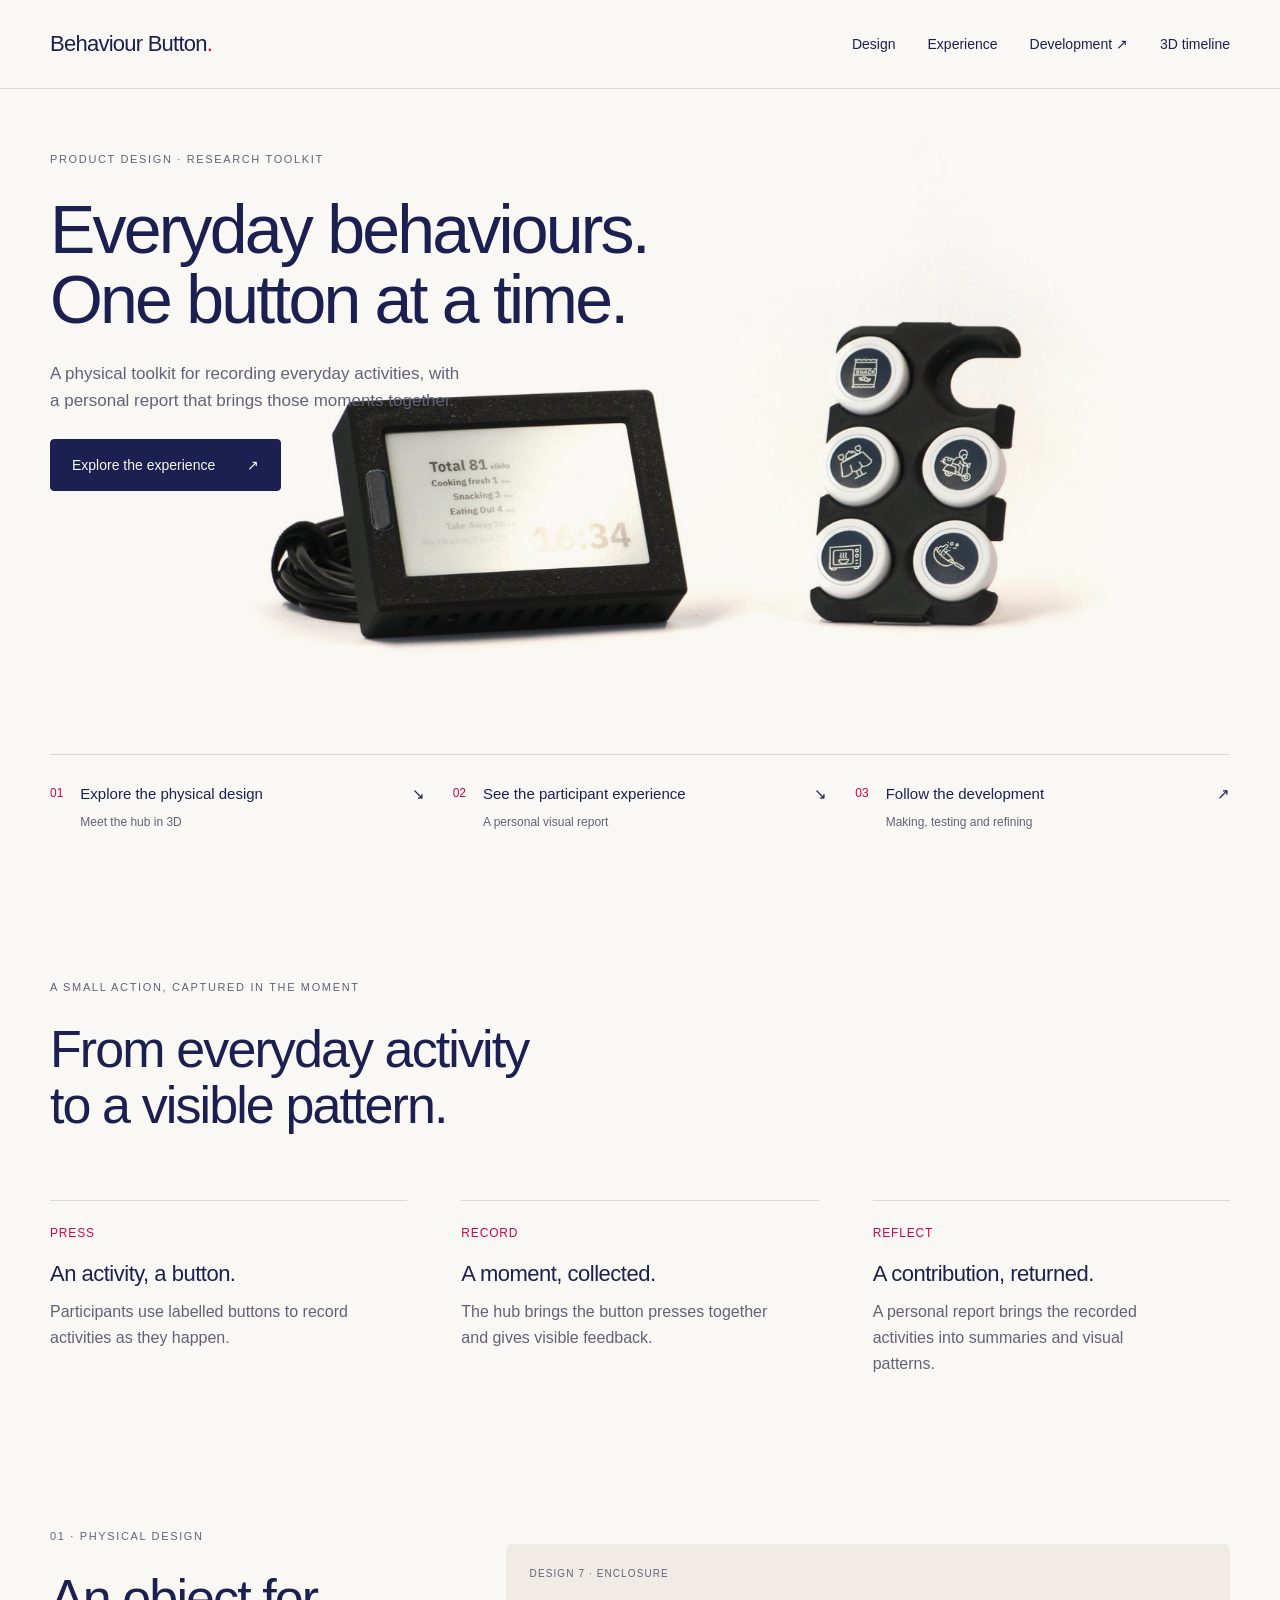
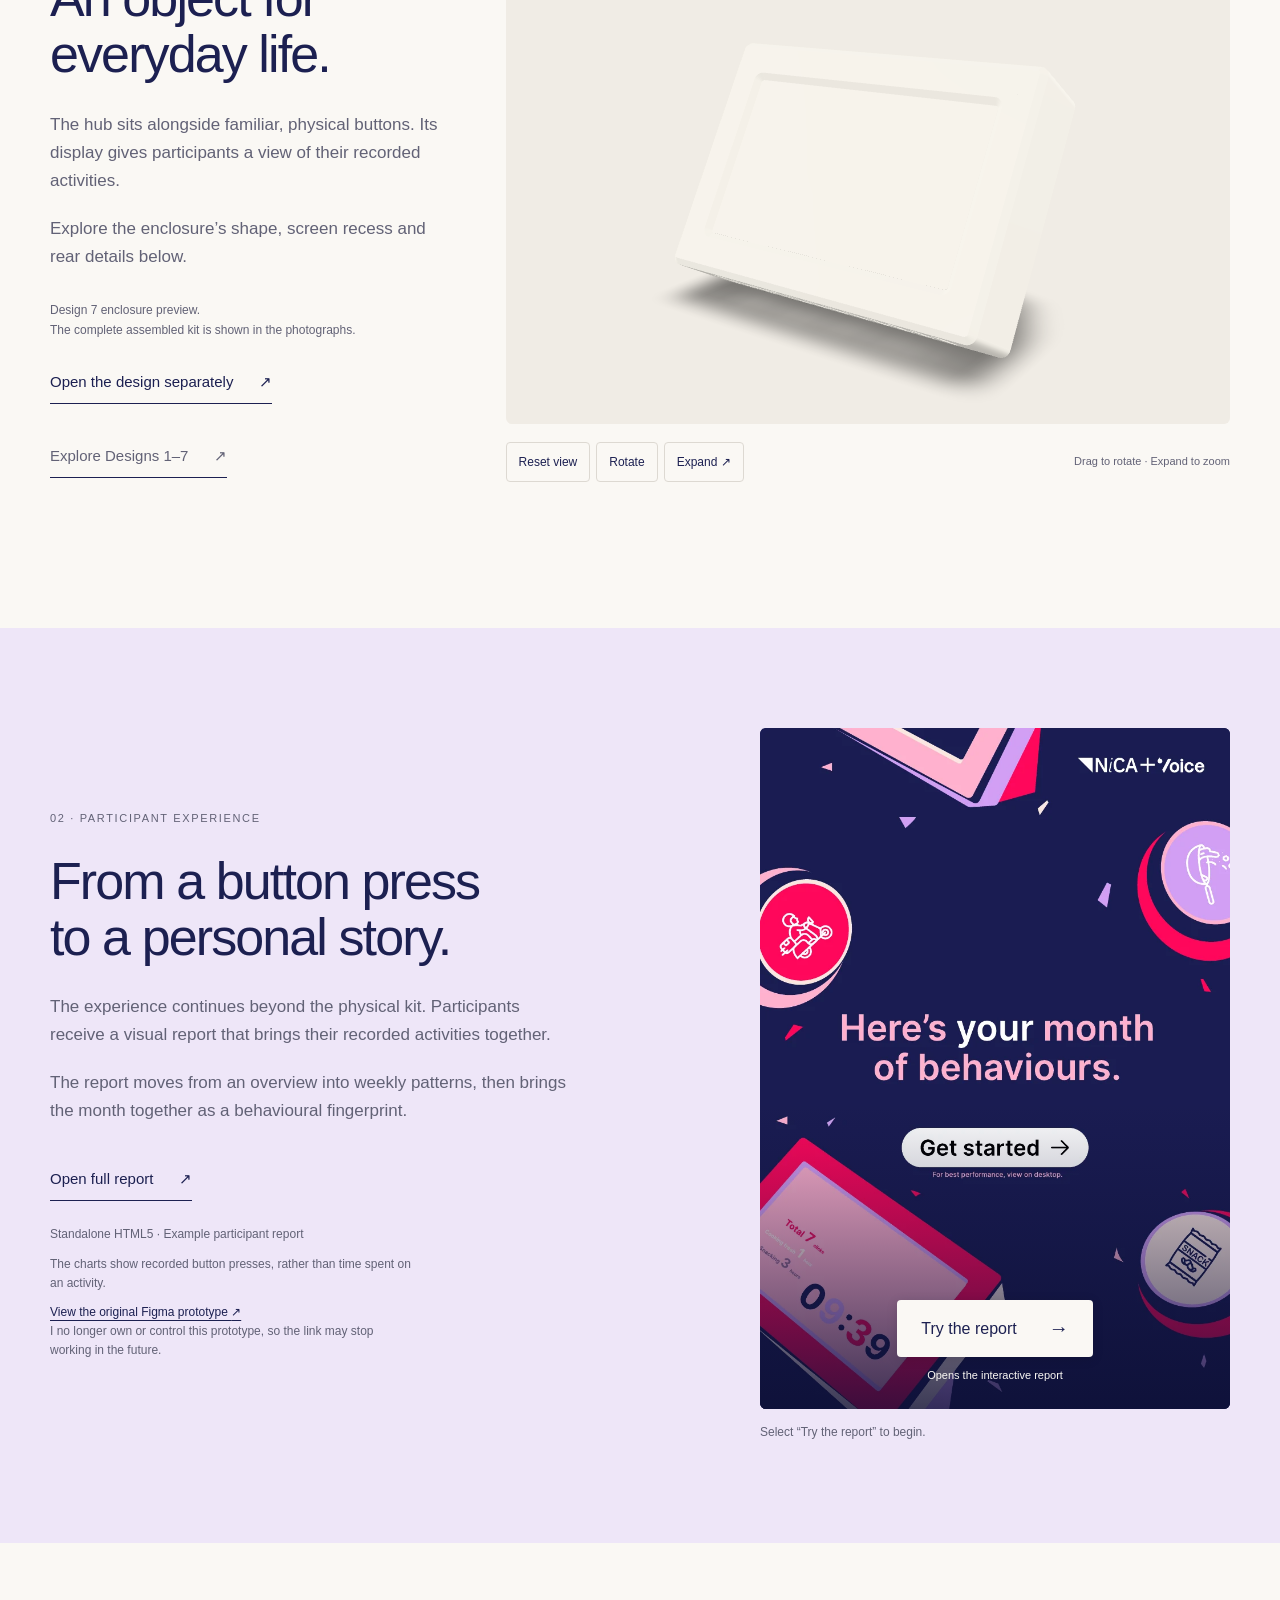
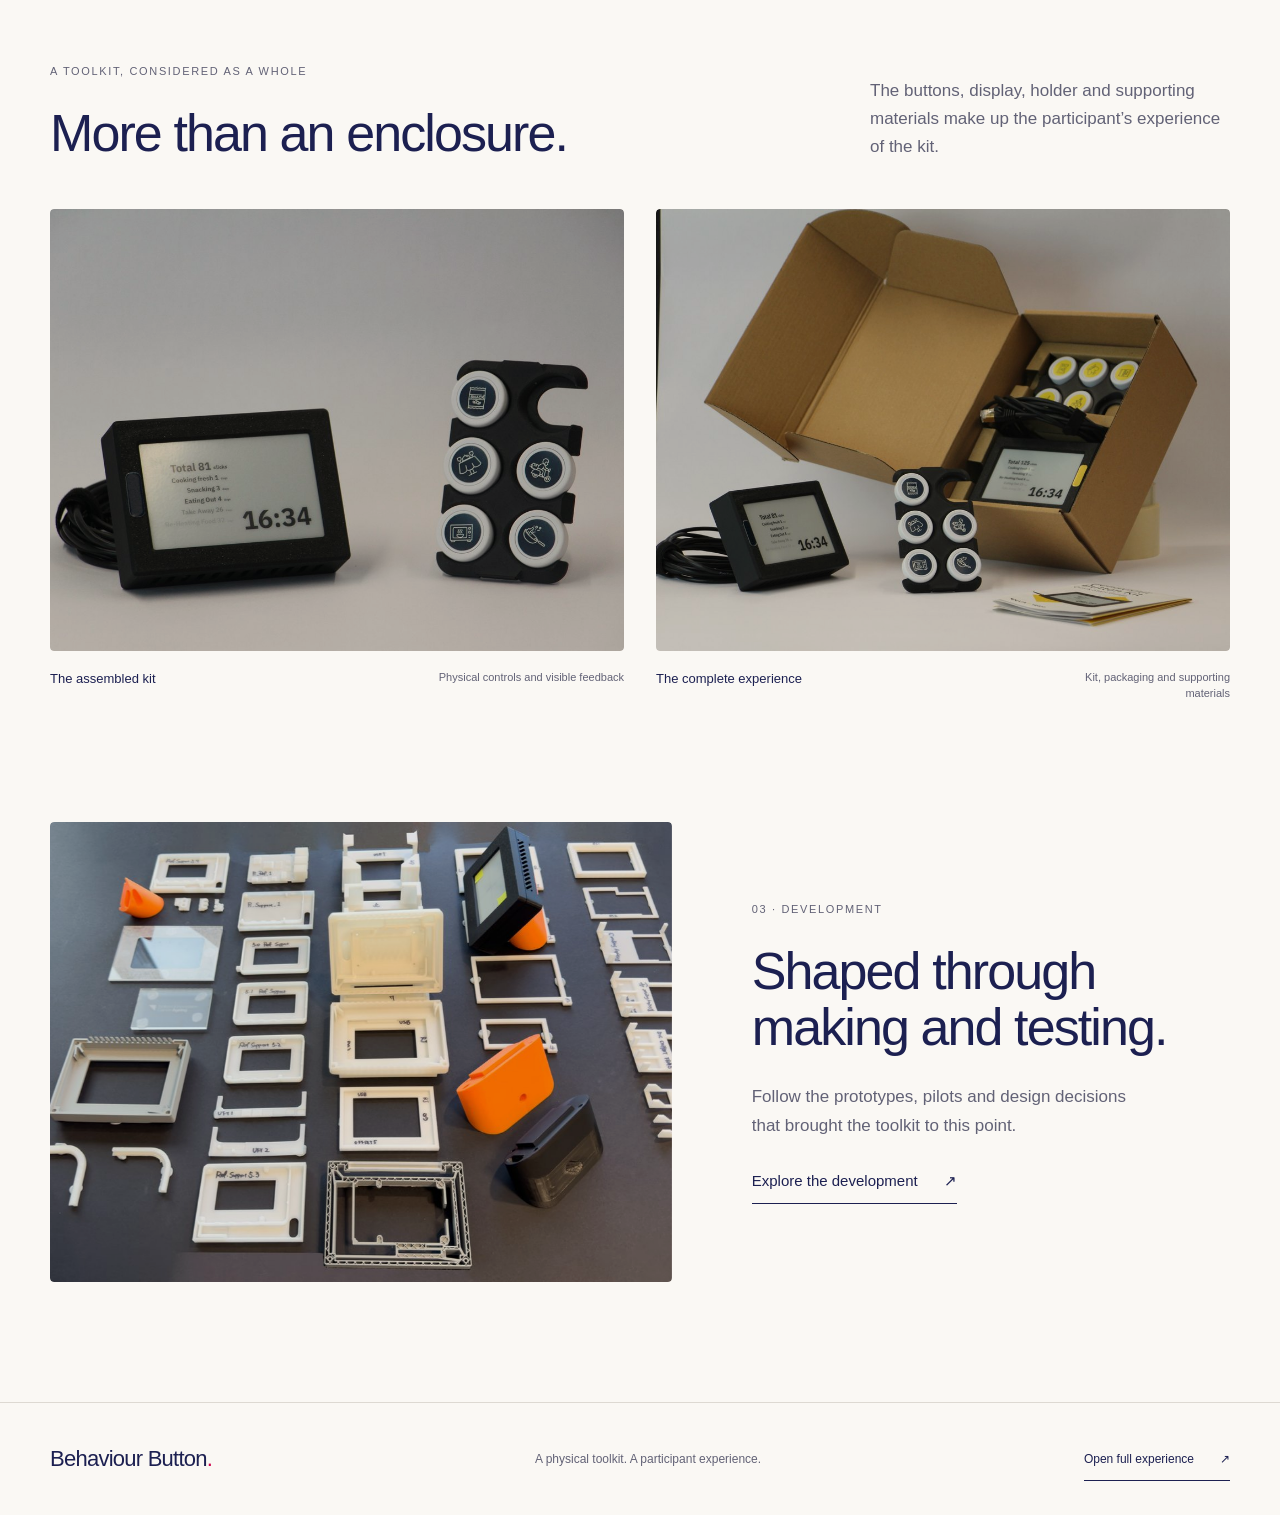
<file: index.html>
<!doctype html>
<html lang="en">
<head>
  <meta charset="utf-8">
  <meta name="viewport" content="width=device-width, initial-scale=1">
  <meta name="theme-color" content="#faf8f4">
  <meta name="description" content="Explore the Behaviour Button: a physical research toolkit, its hub design and the personal reporting experience created for participants.">
  <title>Behaviour Button — Everyday behaviours, one button at a time</title>
  <link rel="icon" href="./assets/favicon.svg" type="image/svg+xml">
  <link rel="stylesheet" href="./assets/site.css">
  <script type="module" src="./assets/model-viewer.min.js"></script>
  <script type="module" src="./assets/site.js"></script>
  <script defer src="./assets/report-player.js?v=20261012-report"></script>
</head>
<body>
  <a class="skip-link" href="#main">Skip to content</a>
  <header class="site-header">
    <div class="container header-inner">
      <a class="brand" href="./index.html" aria-label="Behaviour Button home">Behaviour Button<span>.</span></a>
      <nav class="site-nav" aria-label="Project navigation">
        <a href="#design">Design</a>
        <a href="#experience">Experience</a>
        <a href="./development.html">Development <span aria-hidden="true">↗</span></a>
        <a href="./model-timeline.html">3D timeline</a>
      </nav>
    </div>
  </header>
  <main id="main">
    <section class="hero container" aria-labelledby="hero-title">
      <div class="hero-copy">
        <p class="eyebrow">Product design · Research toolkit</p>
        <h1 id="hero-title">Everyday behaviours.<br>One button at a time.</h1>
        <p class="hero-description">A physical toolkit for recording everyday activities, with a personal report that brings those moments together.</p>
        <a class="button" href="#experience">Explore the experience <span aria-hidden="true">↗</span></a>
      </div>
      <figure class="hero-visual">
        <img src="./assets/hero-1600.jpg" srcset="./assets/hero-900.jpg 900w, ./assets/hero-1600.jpg 1600w" sizes="(max-width: 640px) 100vw, 1180px" width="1600" height="1067" fetchpriority="high" alt="The finished Behaviour Button kit: a black hub with an e-ink display beside five labelled activity buttons.">
      </figure>
    </section>
    <nav class="chapter-nav container" aria-label="Explore the project">
      <a href="#design"><span class="chapter-number">01</span><span>Explore the physical design<small>Meet the hub in 3D</small></span><span class="chapter-arrow" aria-hidden="true">↘</span></a>
      <a href="#experience"><span class="chapter-number">02</span><span>See the participant experience<small>A personal visual report</small></span><span class="chapter-arrow" aria-hidden="true">↘</span></a>
      <a href="./development.html"><span class="chapter-number">03</span><span>Follow the development<small>Making, testing and refining</small></span><span class="chapter-arrow" aria-hidden="true">↗</span></a>
    </nav>
    <section class="how-section container" aria-labelledby="how-title">
      <div class="section-heading"><p class="eyebrow">A small action, captured in the moment</p><h2 class="section-title" id="how-title">From everyday activity<br>to a visible pattern.</h2></div>
      <div class="how-steps">
        <div class="how-step"><span class="step-label">Press</span><h3>An activity, a button.</h3><p>Participants use labelled buttons to record activities as they happen.</p></div>
        <div class="how-step"><span class="step-label">Record</span><h3>A moment, collected.</h3><p>The hub brings the button presses together and gives visible feedback.</p></div>
        <div class="how-step"><span class="step-label">Reflect</span><h3>A contribution, returned.</h3><p>A personal report brings the recorded activities into summaries and visual patterns.</p></div>
      </div>
    </section>
    <section id="design" class="design-section container" aria-labelledby="design-title">
      <div class="design-copy">
        <p class="eyebrow">01 · Physical design</p>
        <h2 class="section-title" id="design-title">An object for<br>everyday life.</h2>
        <p class="section-copy">The hub sits alongside familiar, physical buttons. Its display gives participants a view of their recorded activities.</p>
        <p class="section-copy">Explore the enclosure’s shape, screen recess and rear details below.</p>
        <p class="model-note">Design 7 enclosure preview.<br>The complete assembled kit is shown in the photographs.</p>
        <a class="text-link" href="./index.html#design" target="_blank" rel="noopener">Open the design separately <span aria-hidden="true">↗</span></a>
        <p class="model-note"><a class="text-link" href="./model-timeline.html">Explore Designs 1–7 <span aria-hidden="true">↗</span></a></p>
      </div>
      <div class="model-area">
        <div id="model-stage" class="model-stage">
          <model-viewer id="hub-model" src="./assets/design-7.glb" poster="./assets/model-poster.webp" alt="Interactive cream-coloured Design 7 hub enclosure, showing its screen recess, stand and rear ventilation." camera-controls disable-zoom disable-pan touch-action="pan-y" loading="lazy" camera-orbit="35deg 75deg 105%" field-of-view="30deg" min-camera-orbit="auto auto 55%" max-camera-orbit="auto auto 190%" shadow-intensity="1" shadow-softness="1" exposure="1" environment-image="neutral" interaction-prompt="none">
            <div slot="progress-bar" class="model-progress"><span></span></div>
          </model-viewer>
          <span class="model-caption">Design 7 · Enclosure</span>
          <button id="model-close" class="model-close" type="button">Close expanded view ×</button>
          <p class="model-fullscreen-help">Drag to rotate · Scroll or pinch to zoom</p>
          <p id="model-error" class="model-error" hidden>The interactive model could not load. You can still explore the kit in the photographs.</p>
        </div>
        <div class="model-toolbar" aria-label="Model controls">
          <div class="model-buttons"><button id="model-reset" type="button">Reset view</button><button id="model-rotate" type="button" aria-pressed="false">Rotate</button><button id="model-expand" type="button">Expand <span aria-hidden="true">↗</span></button></div>
          <p id="model-status" role="status">Drag to rotate · Expand to zoom</p>
        </div>
      </div>
    </section>
    <section id="experience" class="experience-section" aria-labelledby="experience-title">
      <div class="container experience-layout">
        <div class="experience-copy">
          <p class="eyebrow">02 · Participant experience</p>
          <h2 class="section-title" id="experience-title">From a button press<br>to a personal story.</h2>
          <p class="section-copy">The experience continues beyond the physical kit. Participants receive a visual report that brings their recorded activities together.</p>
          <p class="section-copy">The report moves from an overview into weekly patterns, then brings the month together as a behavioural fingerprint.</p>
          <a class="text-link" href="./report.html" target="_blank" rel="noopener">Open full report <span aria-hidden="true">↗</span></a>
          <p class="report-context">Standalone HTML5 · Example participant report</p>
          <p class="report-context">The charts show recorded button presses, rather than time spent on an activity.</p>
          <p class="report-context report-source"><a href="https://www.figma.com/proto/FdPWhX817xo9KSate4ngCC/Hub02-TN?node-id=1-2303&amp;starting-point-node-id=1%3A2303&amp;scaling=scale-down&amp;content-scaling=fixed" target="_blank" rel="noopener noreferrer">View the original Figma prototype <span aria-hidden="true">↗</span></a><br>I no longer own or control this prototype, so the link may stop working in the future.</p>
        </div>
        <div class="report-column">
          <div id="report-player" class="report-player">
            <div class="report-poster">
              <img src="./assets/report-cover.webp" width="824" height="1194" loading="lazy" alt="The report cover: Here’s your month of behaviours, with illustrated buttons and a hub.">
              <div class="report-start"><button id="report-load" type="button">Try the report <span aria-hidden="true">→</span></button><span>Opens the interactive report</span></div>
            </div>
            <div id="report-frame-slot"></div>
          </div>
          <p id="report-status" class="report-status" role="status">Select “Try the report” to begin.</p>
        </div>
      </div>
    </section>
    <section class="details-section container" aria-labelledby="details-title">
      <div class="details-heading"><div><p class="eyebrow">A toolkit, considered as a whole</p><h2 class="section-title" id="details-title">More than an enclosure.</h2></div><p class="section-copy">The buttons, display, holder and supporting materials make up the participant’s experience of the kit.</p></div>
      <div class="photo-pair">
        <figure><div class="photo-surface"><img src="./assets/product-detail.jpg" width="1200" height="800" loading="lazy" alt="A closer view of the Behaviour Button hub display and labelled activity buttons."></div><figcaption><span>The assembled kit</span><span>Physical controls and visible feedback</span></figcaption></figure>
        <figure><div class="photo-surface"><img src="./assets/kit-overview.jpg" width="1200" height="800" loading="lazy" alt="The Behaviour Button kit with its packaging and printed participant materials."></div><figcaption><span>The complete experience</span><span>Kit, packaging and supporting materials</span></figcaption></figure>
      </div>
    </section>
    <section class="development-teaser container" aria-labelledby="development-title">
      <a class="development-image" href="./development.html" aria-label="Explore the development of Behaviour Button"><img src="./assets/development-process.jpg" width="1200" height="680" loading="lazy" alt="A spread of physical Behaviour Button prototypes showing successive enclosure and kit designs."></a>
      <div><p class="eyebrow">03 · Development</p><h2 class="section-title" id="development-title">Shaped through<br>making and testing.</h2><p class="section-copy">Follow the prototypes, pilots and design decisions that brought the toolkit to this point.</p><a class="text-link" href="./development.html">Explore the development <span aria-hidden="true">↗</span></a></div>
    </section>
  </main>
  <footer class="site-footer"><div class="container footer-inner"><a class="brand" href="./index.html">Behaviour Button<span>.</span></a><p>A physical toolkit. A participant experience.</p><a class="text-link" href="./index.html" target="_blank" rel="noopener">Open full experience <span aria-hidden="true">↗</span></a></div></footer>
</body>
</html>
</file>
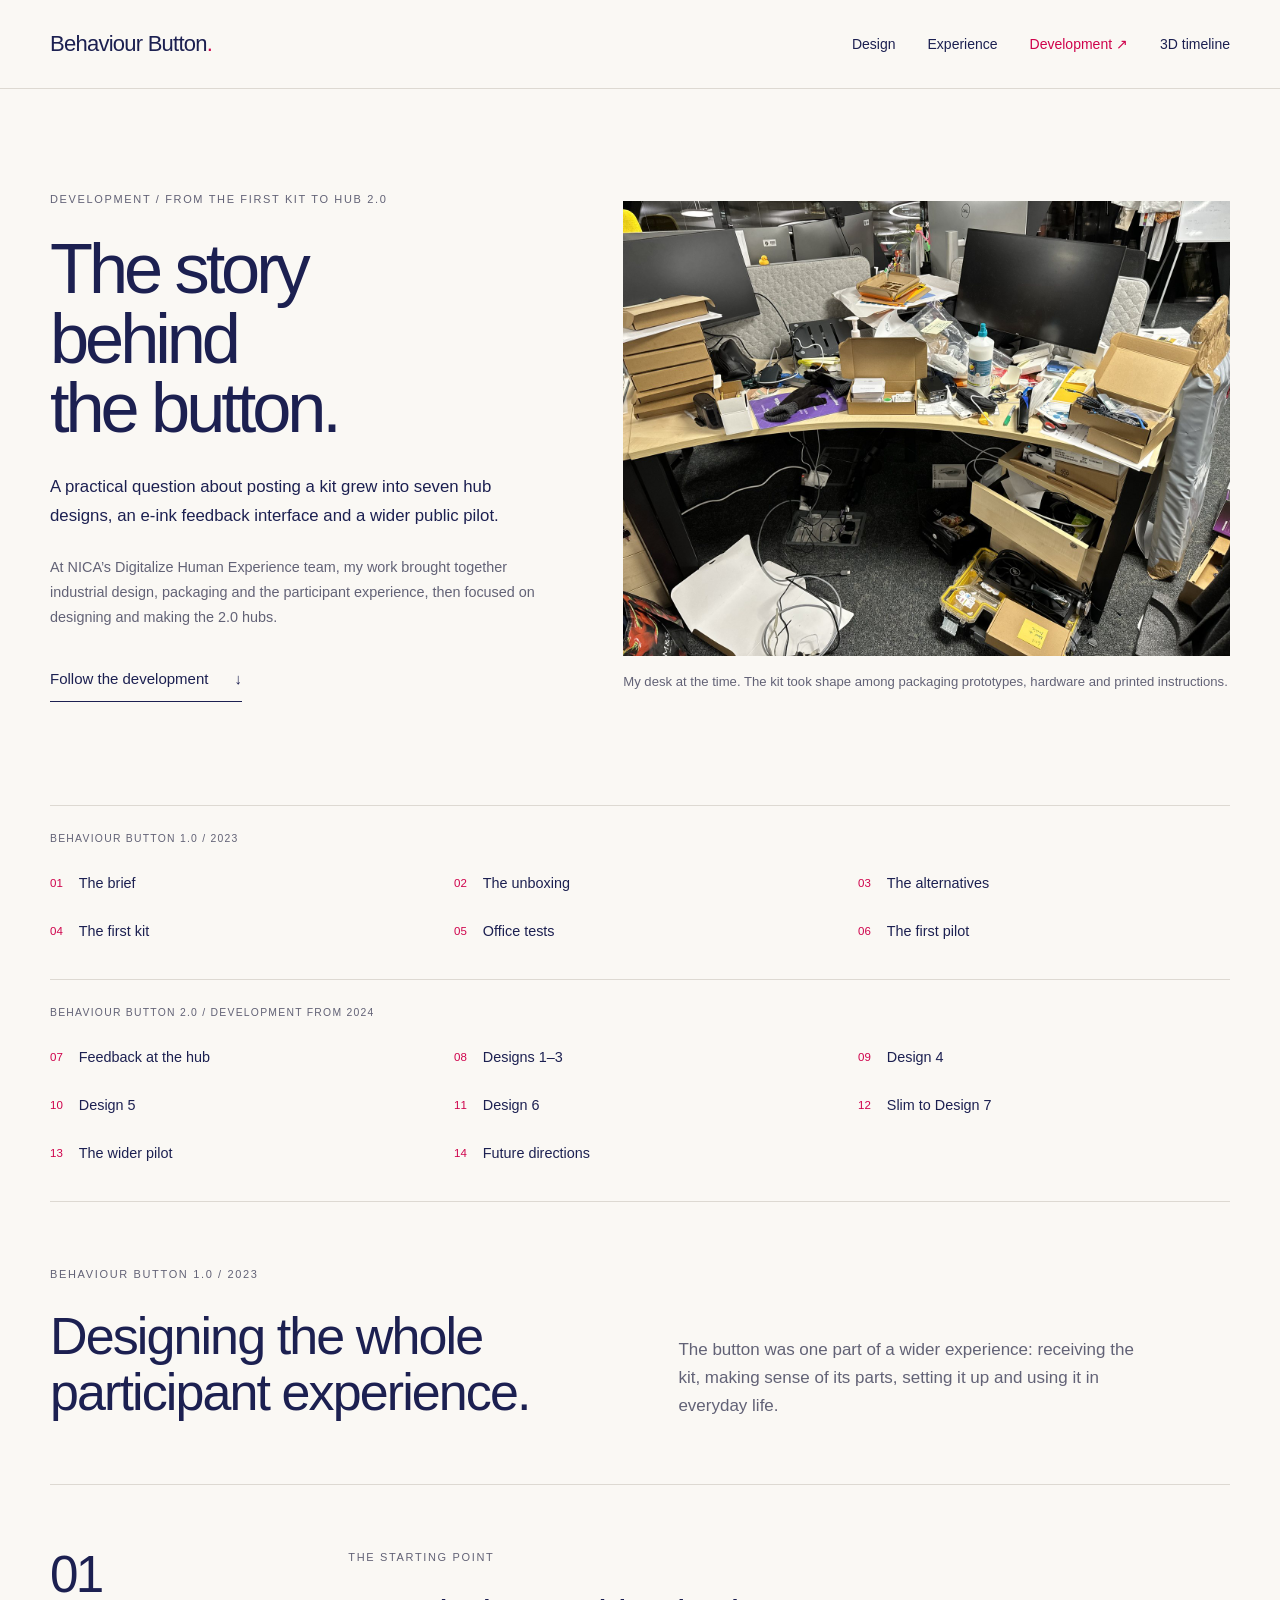
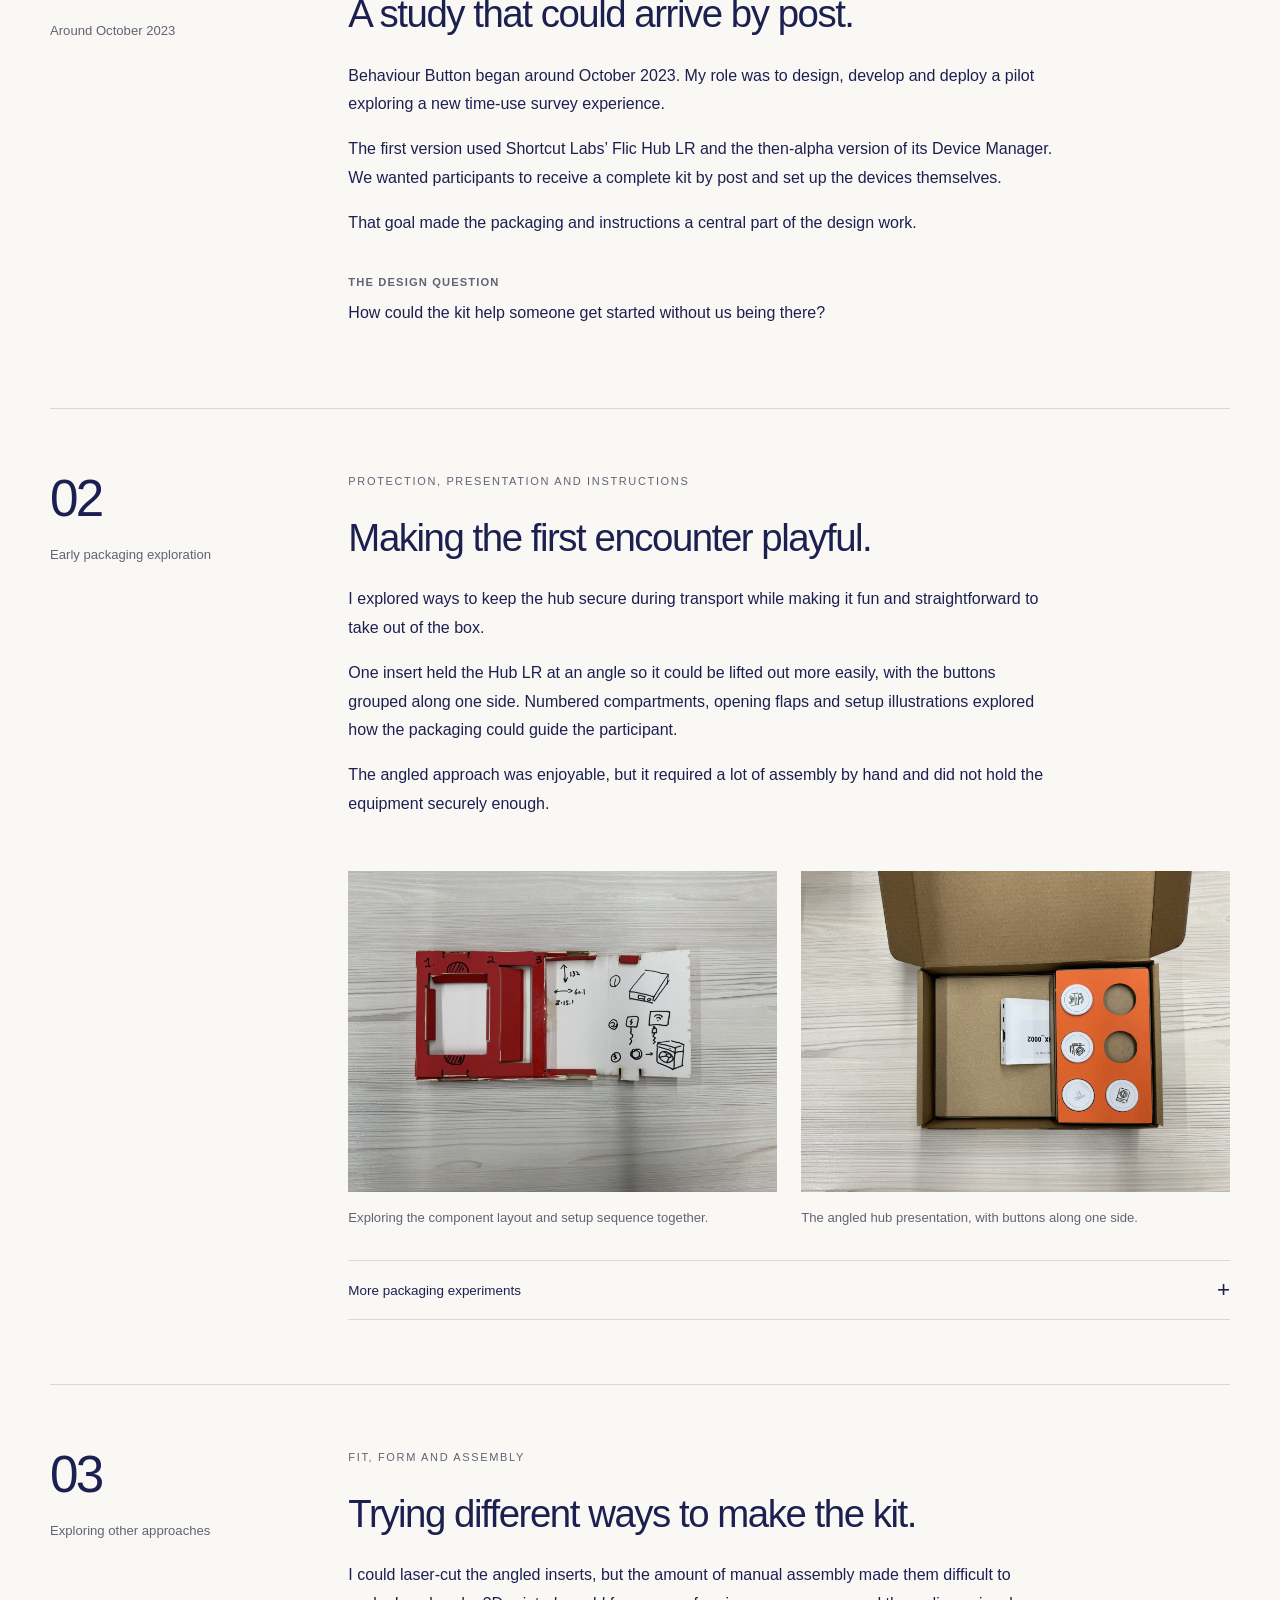
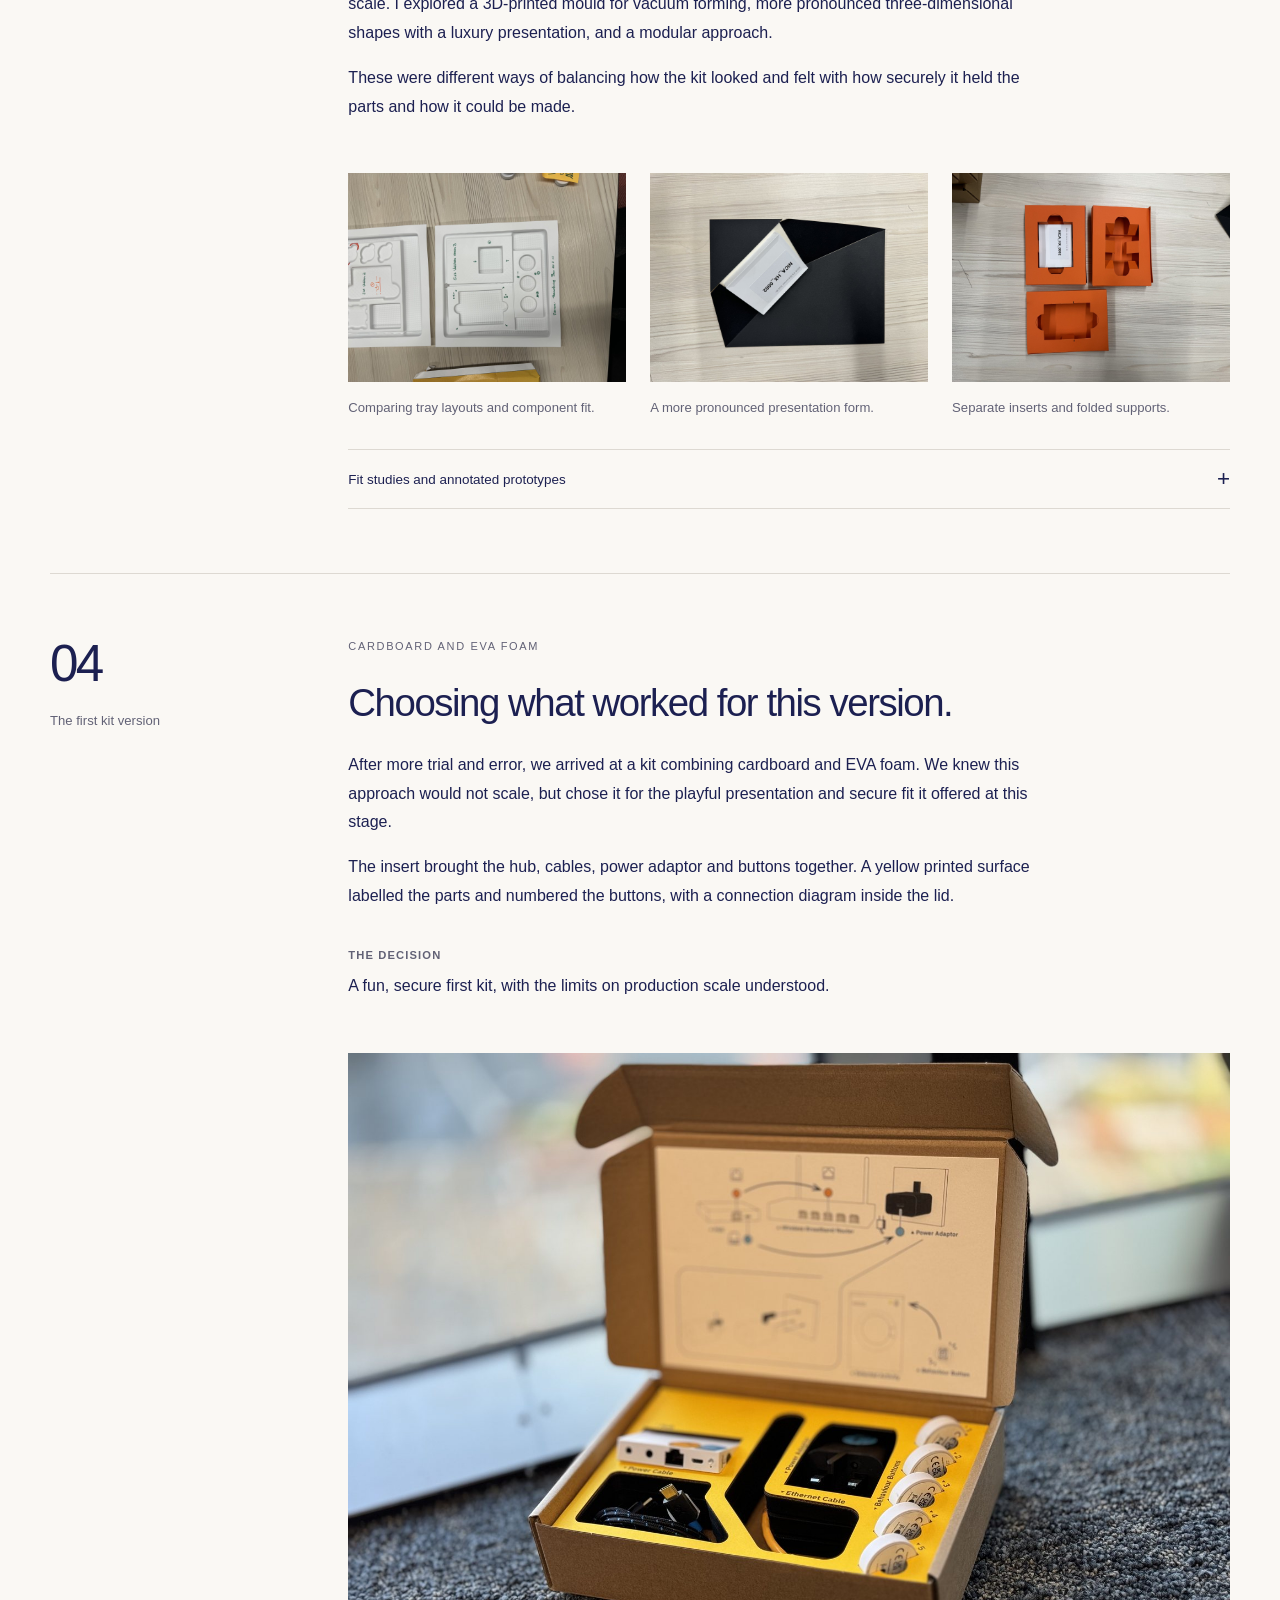
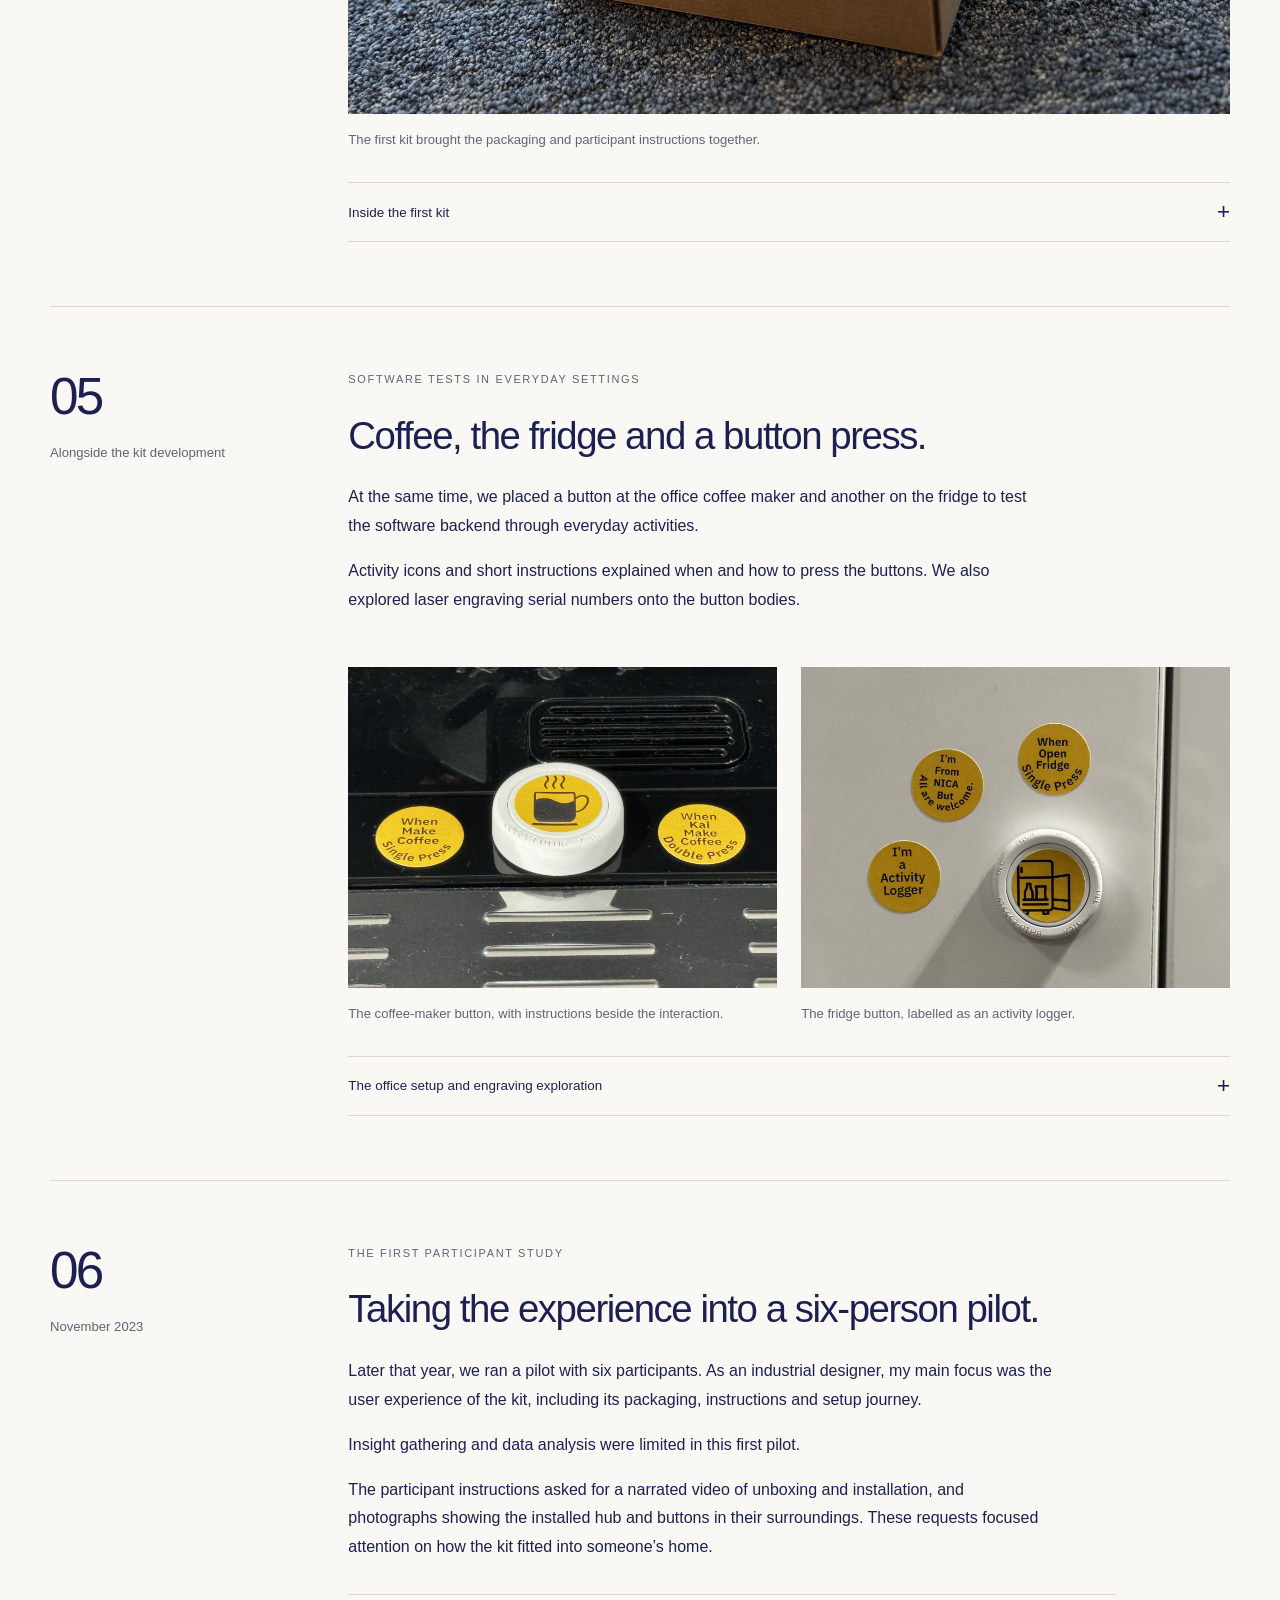
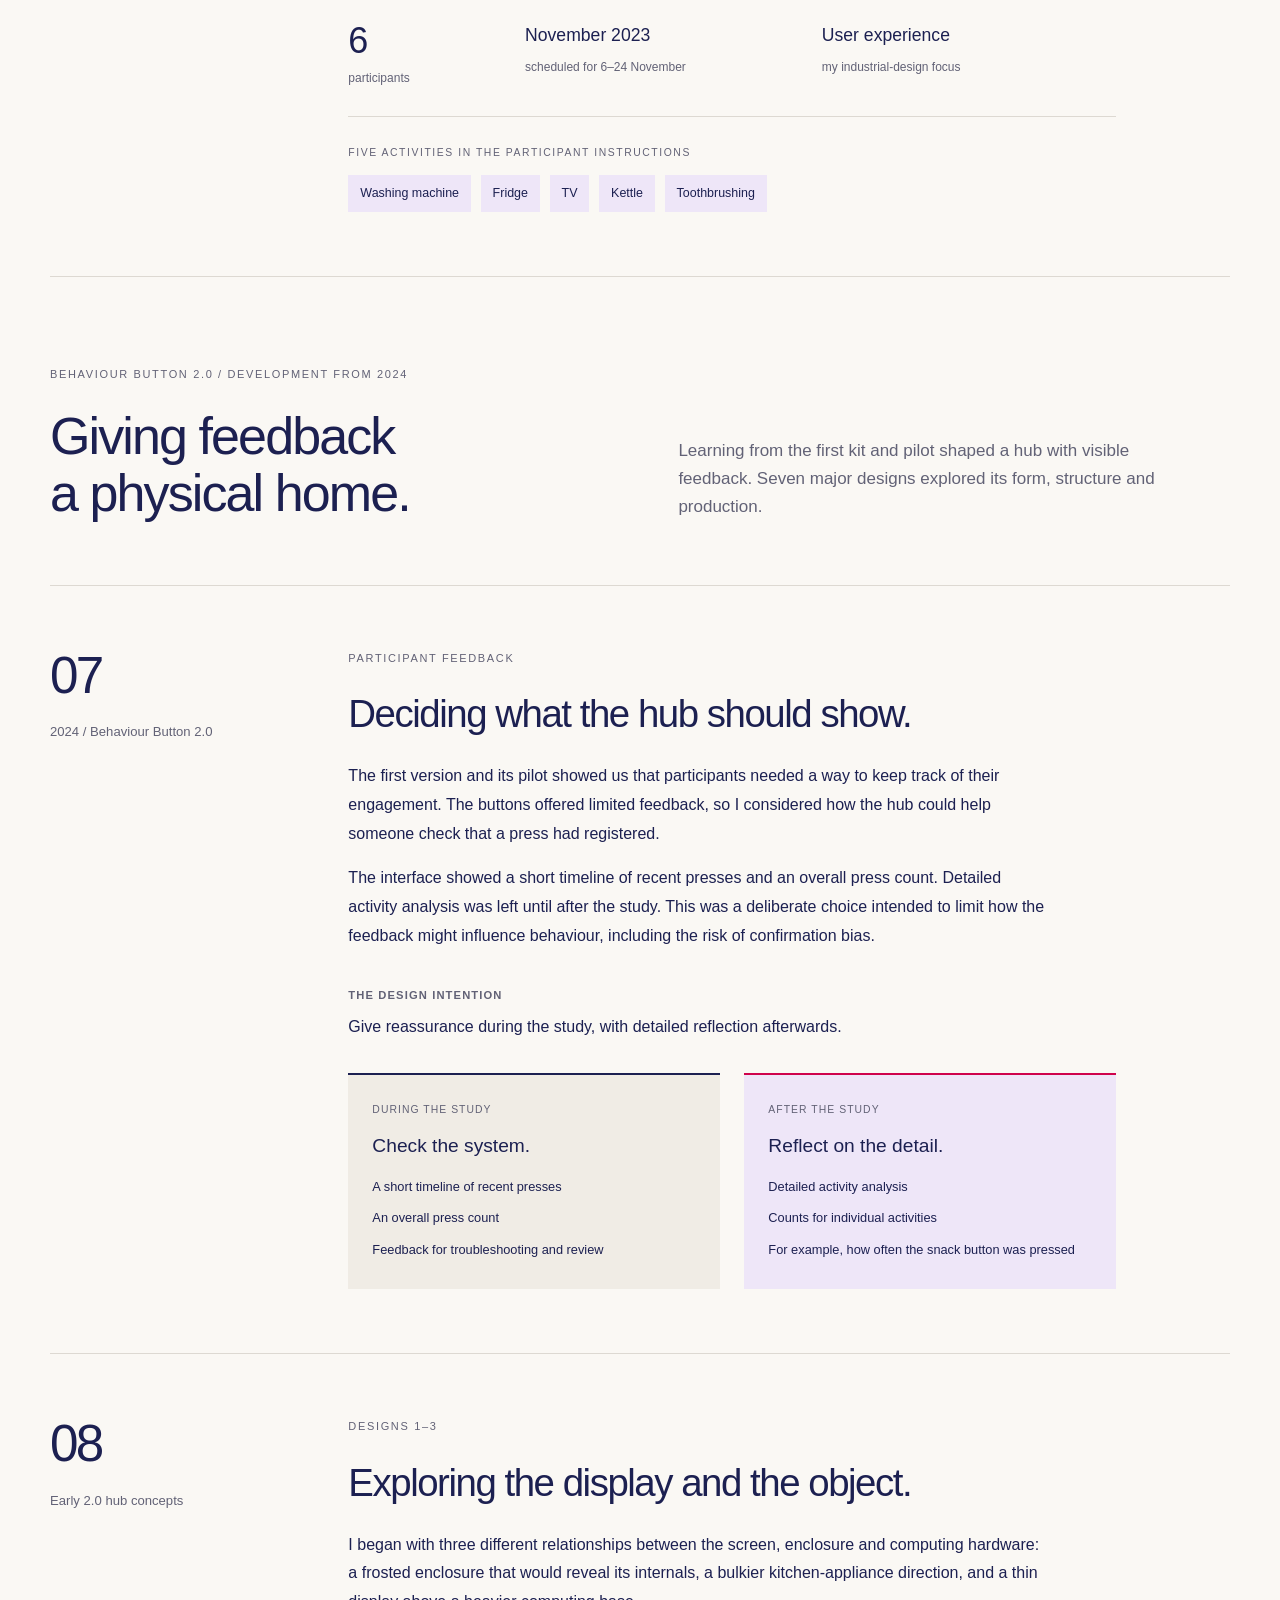
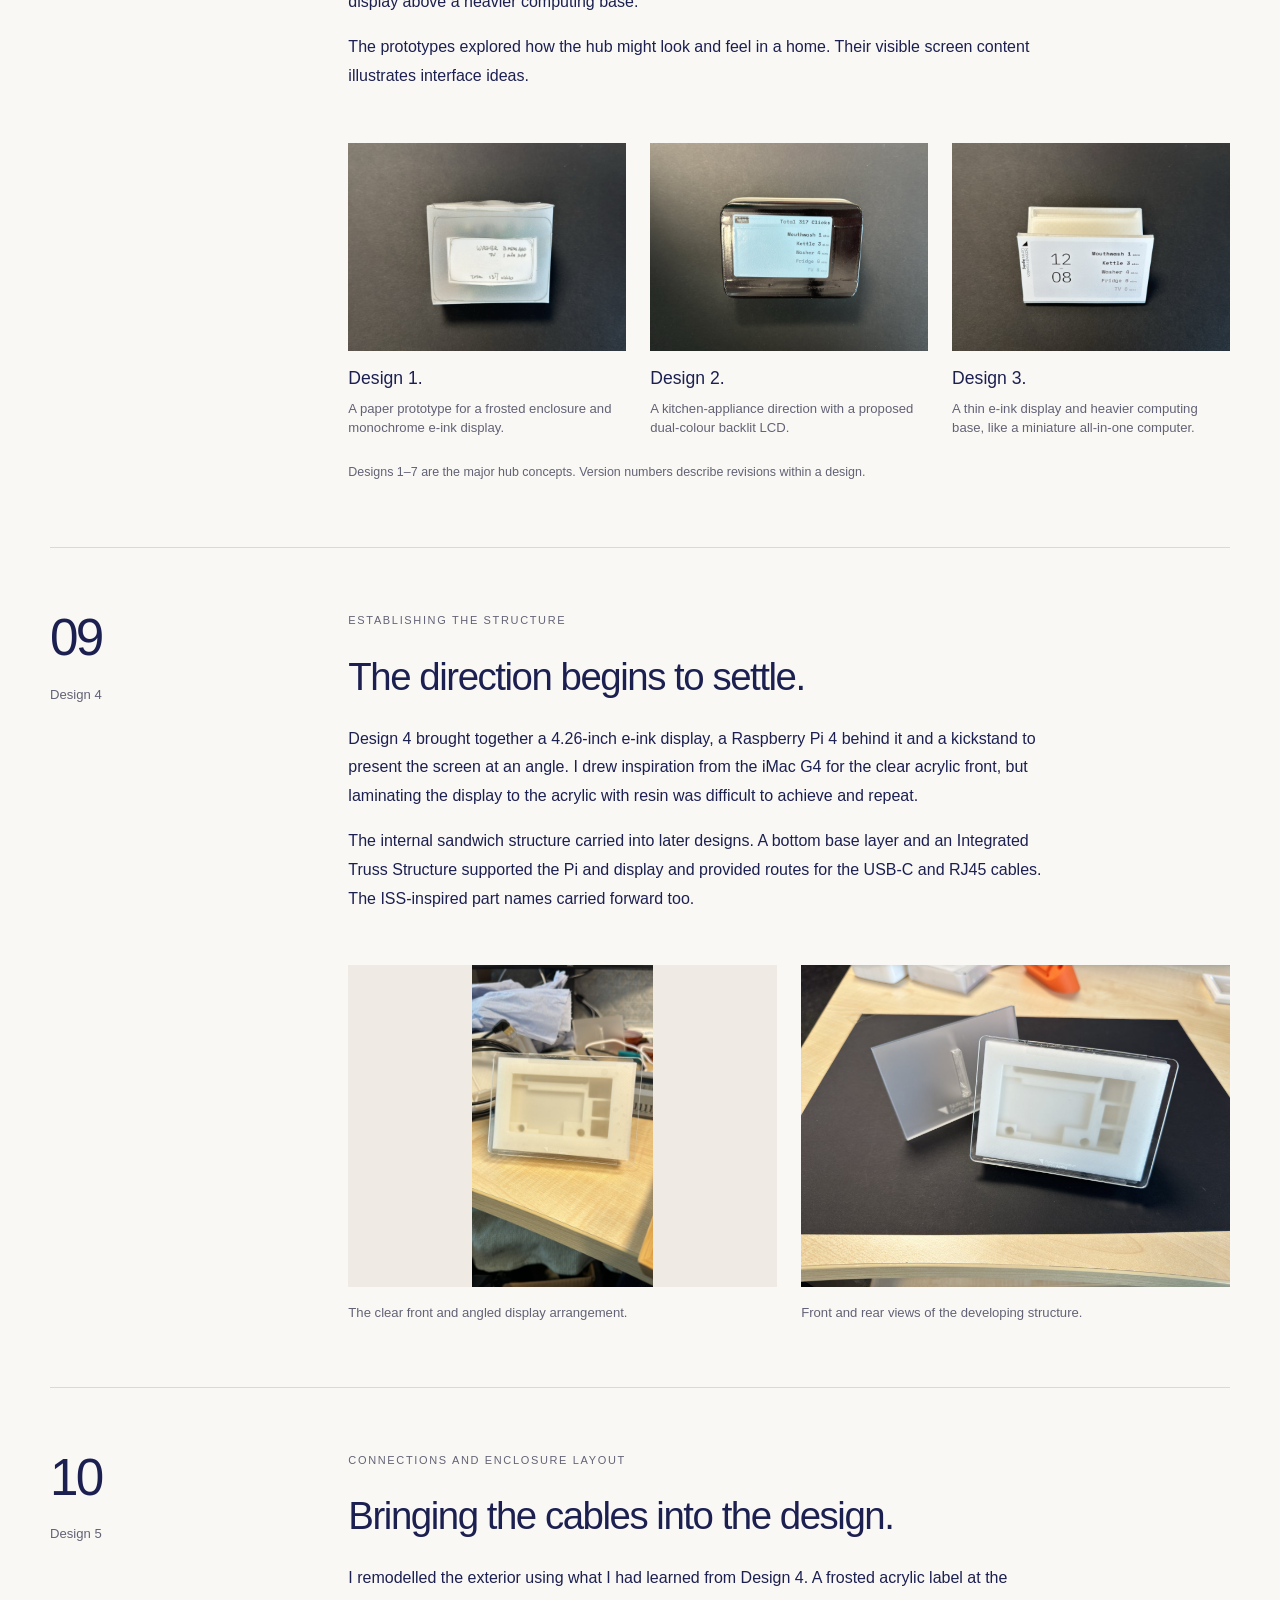
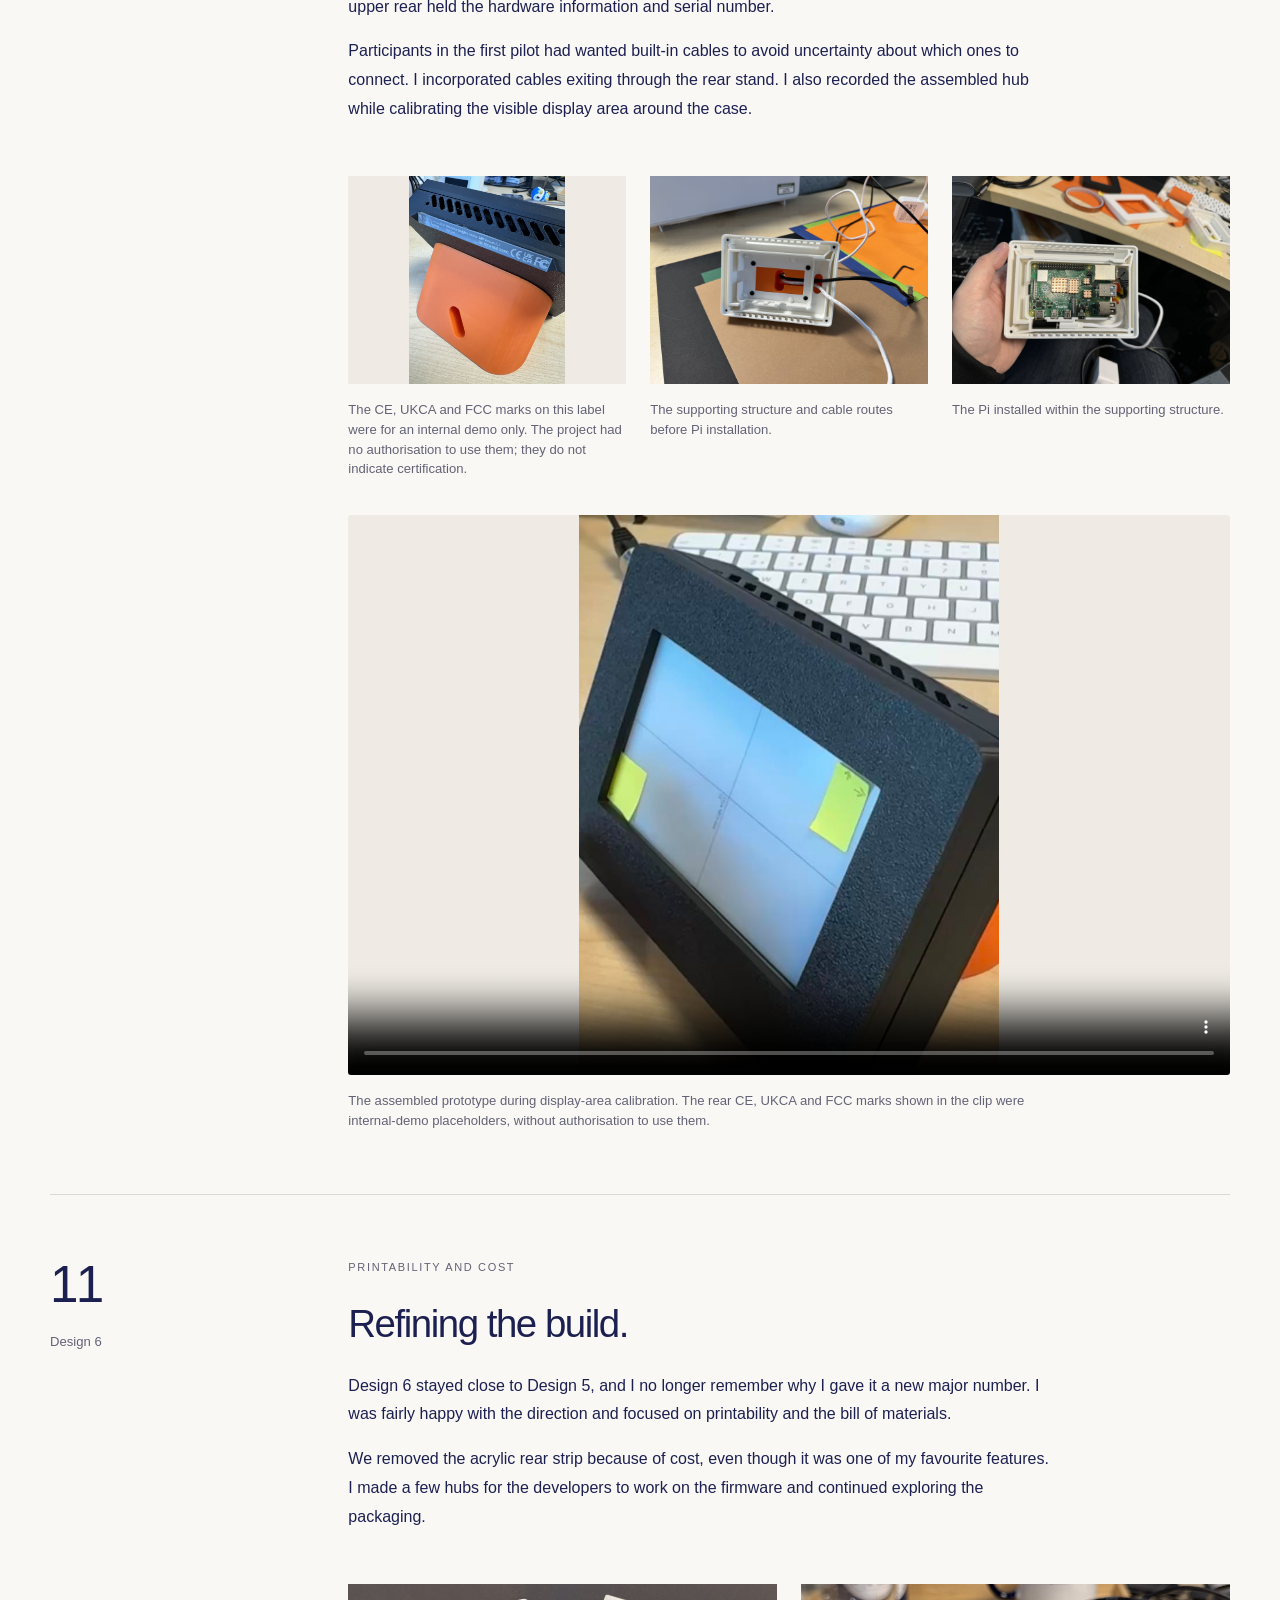
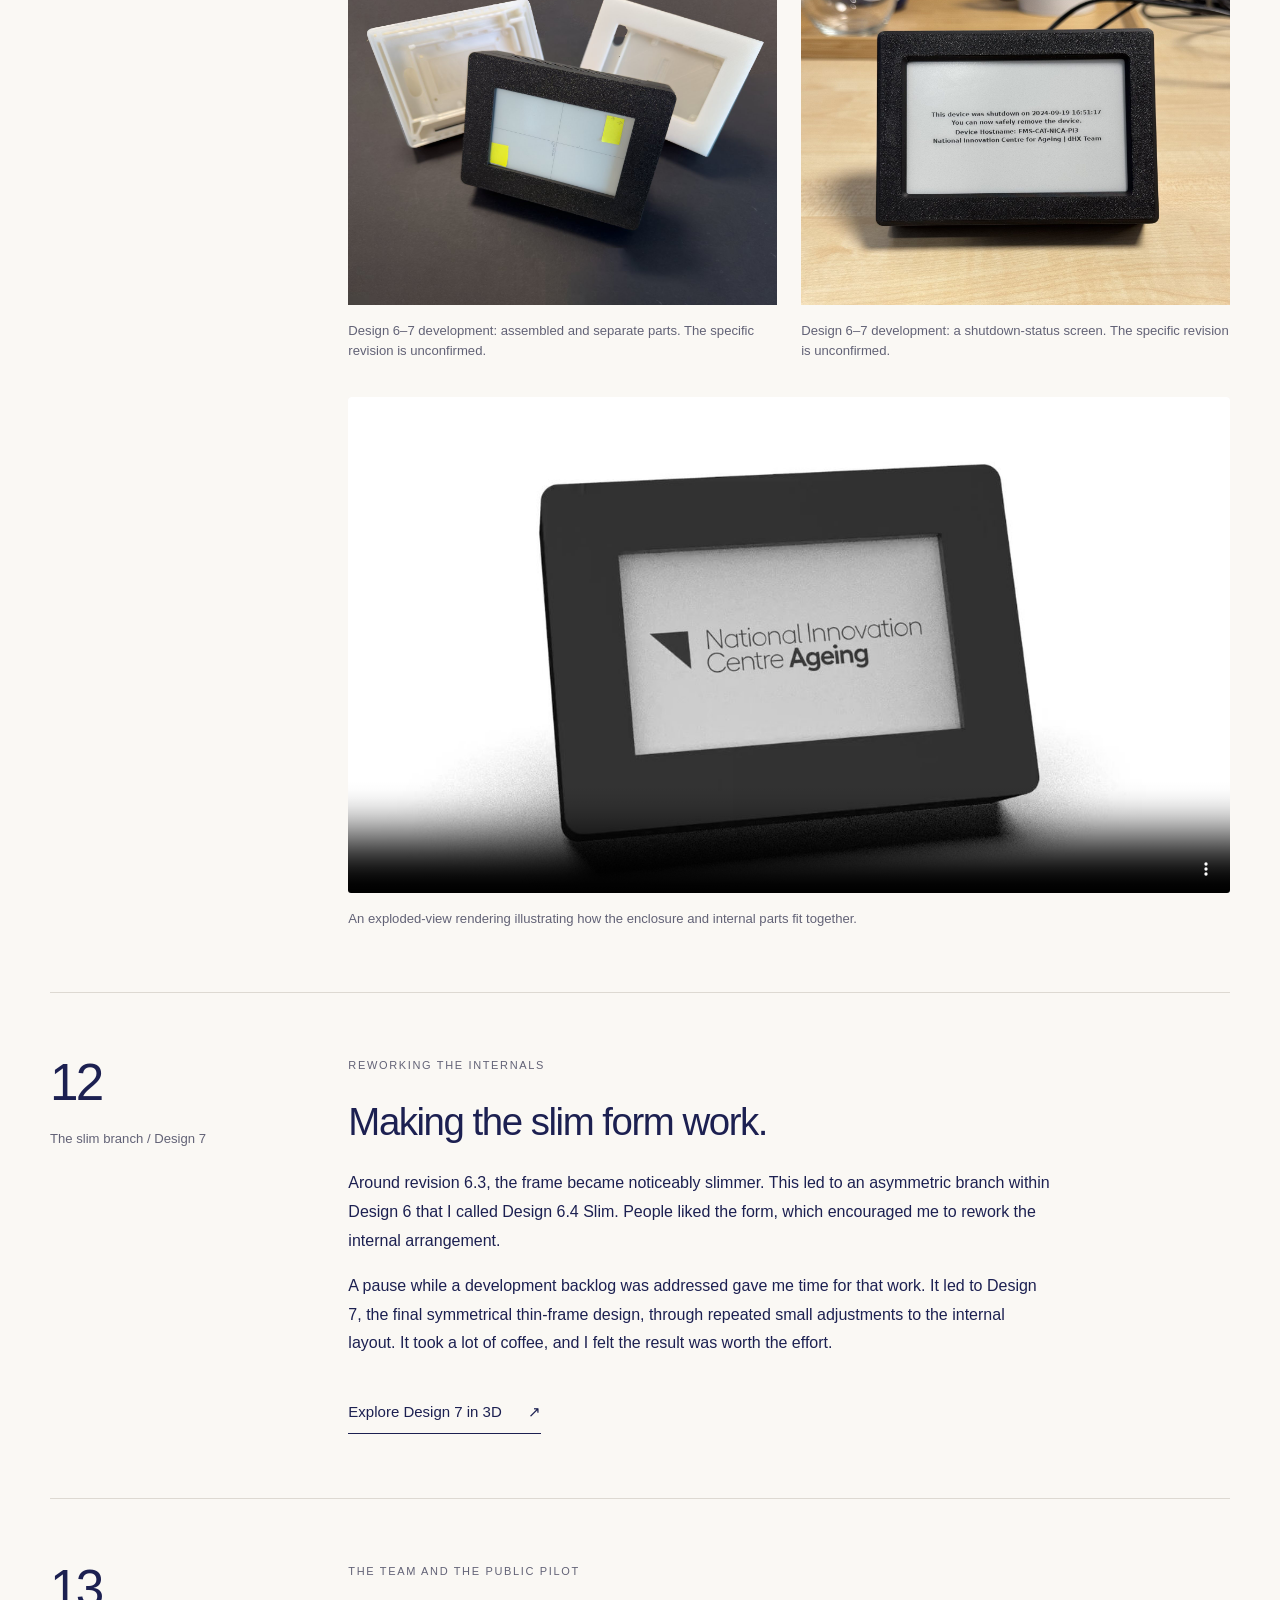
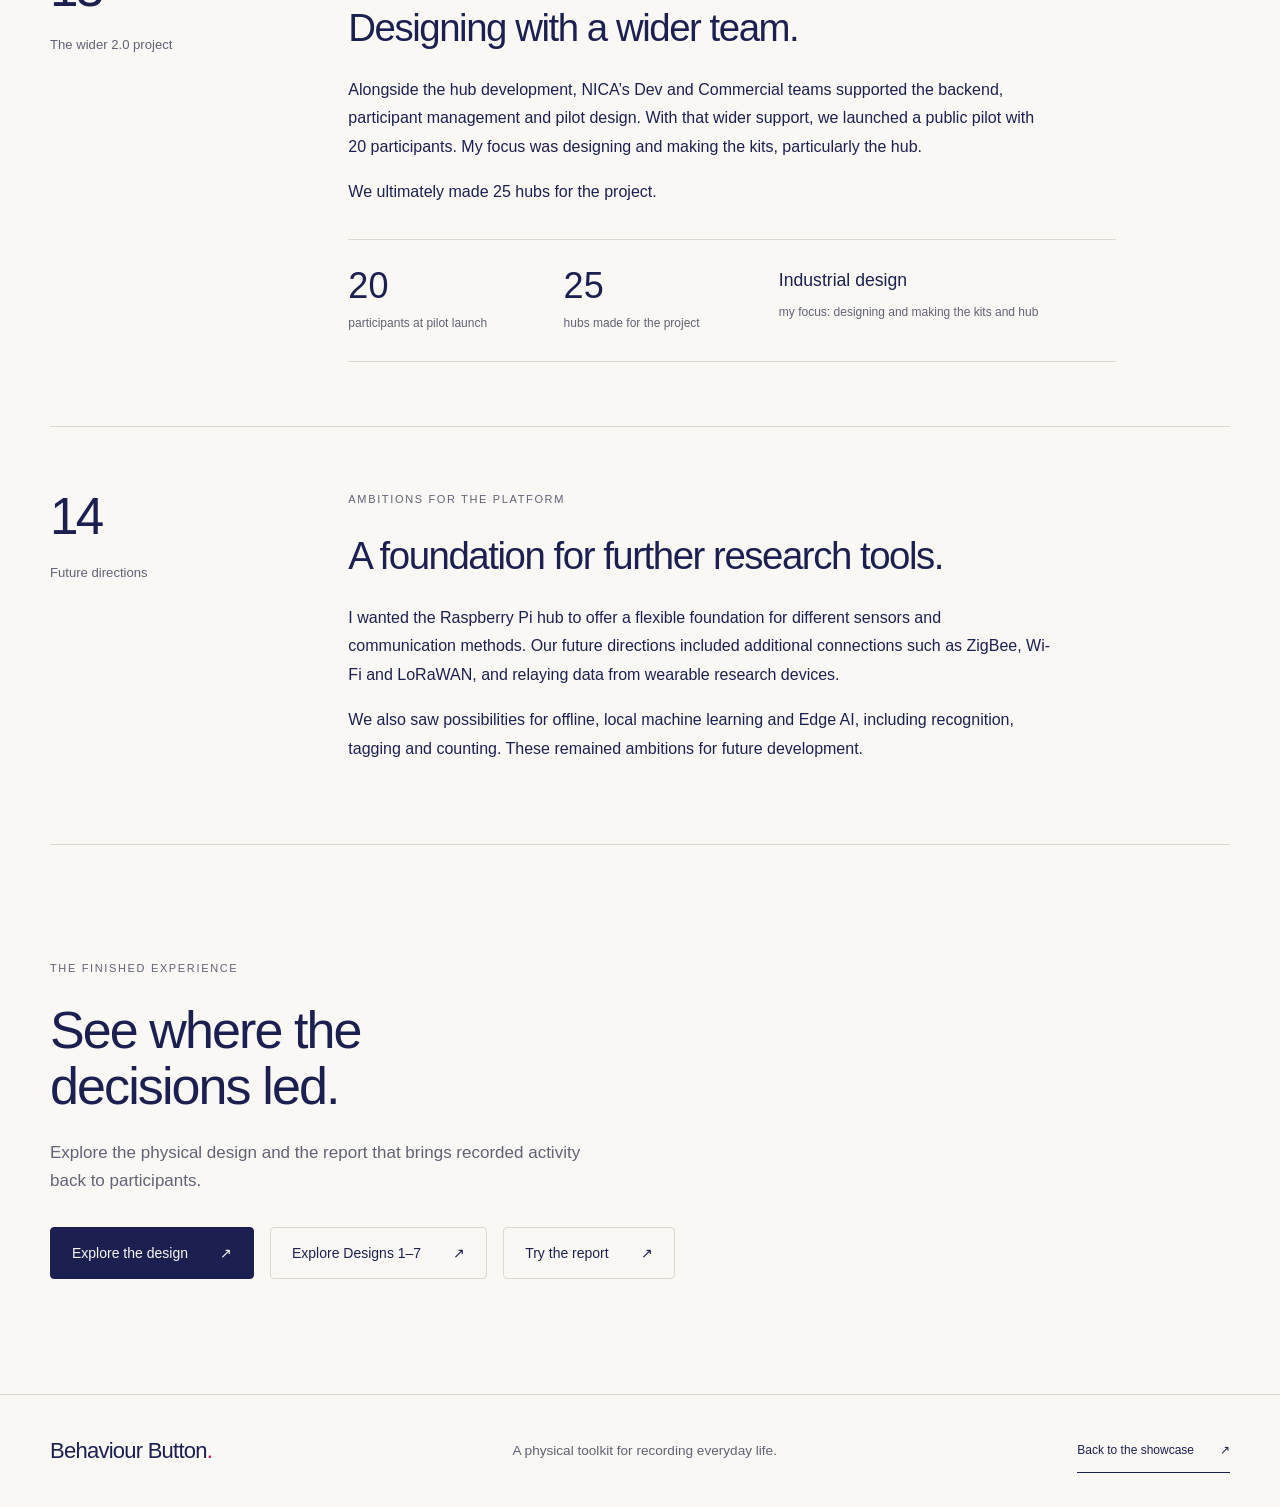
<file: development.html>
<!doctype html>
<html lang="en-GB">
<head>
  <meta charset="utf-8">
  <meta name="viewport" content="width=device-width, initial-scale=1">
  <meta name="theme-color" content="#faf8f4">
  <meta name="description" content="The development of Behaviour Button: early packaging, the first pilot, participant feedback, seven hub designs and a wider public pilot.">
  <title>Development — Behaviour Button</title>
  <link rel="icon" href="./assets/favicon.svg" type="image/svg+xml">
  <link rel="stylesheet" href="./assets/site.css?v=20261012-2">
  <link rel="stylesheet" href="./assets/development.css?v=20261012-2">
</head>
<body class="development-page">
  <a class="skip-link" href="#main">Skip to content</a>
  <header class="site-header">
    <div class="container header-inner">
      <a class="brand" href="./index.html" aria-label="Behaviour Button home">Behaviour Button<span>.</span></a>
      <nav class="site-nav" aria-label="Project navigation">
        <a href="./index.html#design">Design</a>
        <a href="./index.html#experience">Experience</a>
        <a href="./development.html" aria-current="page">Development <span aria-hidden="true">↗</span></a>
        <a href="./model-timeline.html">3D timeline</a>
      </nav>
    </div>
  </header>
  <main id="main">
    <section class="development-hero container" aria-labelledby="development-title">
      <div class="development-hero-copy">
        <p class="eyebrow">Development / From the first kit to Hub 2.0</p>
        <h1 id="development-title">The story behind the button.</h1>
        <p class="development-intro">A practical question about posting a kit grew into seven hub designs, an e-ink feedback interface and a wider public pilot.</p>
        <p class="development-role">At NICA’s Digitalize Human Experience team, my work brought together industrial design, packaging and the participant experience, then focused on designing and making the 2.0 hubs.</p>
        <a class="text-link" href="#timeline">Follow the development <span aria-hidden="true">↓</span></a>
      </div>
      <figure class="development-hero-image">
        <img src="./assets/history/first-kit-workspace-01.jpg" alt="My desk during development, covered with cardboard boxes, kit parts, cables, packaging prototypes and printed materials." width="1600" height="1200" fetchpriority="high" decoding="async">
        <figcaption>My desk at the time. The kit took shape among packaging prototypes, hardware and printed instructions.</figcaption>
      </figure>
    </section>
    <nav class="history-index container" aria-label="Development chapters">
      <div class="history-index-group">
        <p>Behaviour Button 1.0 / 2023</p>
        <div class="history-index-links">
          <a href="#the-brief"><span>01</span> The brief</a>
          <a href="#unboxing"><span>02</span> The unboxing</a>
          <a href="#alternatives"><span>03</span> The alternatives</a>
          <a href="#first-kit"><span>04</span> The first kit</a>
          <a href="#office-tests"><span>05</span> Office tests</a>
          <a href="#first-pilot"><span>06</span> The first pilot</a>
        </div>
      </div>
      <div class="history-index-group">
        <p>Behaviour Button 2.0 / Development from 2024</p>
        <div class="history-index-links">
          <a href="#feedback"><span>07</span> Feedback at the hub</a>
          <a href="#hub-concepts"><span>08</span> Designs 1–3</a>
          <a href="#design-4"><span>09</span> Design 4</a>
          <a href="#design-5"><span>10</span> Design 5</a>
          <a href="#design-6"><span>11</span> Design 6</a>
          <a href="#design-7"><span>12</span> Slim to Design 7</a>
          <a href="#public-pilot"><span>13</span> The wider pilot</a>
          <a href="#future-platform"><span>14</span> Future directions</a>
        </div>
      </div>
    </nav>
    <section class="development-timeline container" id="timeline" aria-labelledby="timeline-title">
      <div class="development-section-intro">
        <p class="eyebrow">Behaviour Button 1.0 / 2023</p>
        <h2 class="section-title" id="timeline-title">Designing the whole<br>participant experience.</h2>
        <p class="section-copy">The button was one part of a wider experience: receiving the kit, making sense of its parts, setting it up and using it in everyday life.</p>
      </div>
      <ol class="development-stages" role="list">
        <li class="development-stage" id="the-brief">
          <div class="development-stage-marker"><span class="development-stage-number" aria-hidden="true">01</span><p class="development-stage-date">Around October 2023</p></div>
          <article class="development-stage-content" aria-labelledby="brief-title">
            <p class="eyebrow">The starting point</p>
            <h3 id="brief-title">A study that could arrive by post.</h3>
            <p>Behaviour Button began around October 2023. My role was to design, develop and deploy a pilot exploring a new time-use survey experience.</p>
            <p>The first version used Shortcut Labs’ Flic Hub LR and the then-alpha version of its Device Manager. We wanted participants to receive a complete kit by post and set up the devices themselves.</p>
            <p>That goal made the packaging and instructions a central part of the design work.</p>
            <p class="development-learning"><span>The design question</span> How could the kit help someone get started without us being there?</p>
          </article>
        </li>
        <li class="development-stage" id="unboxing">
          <div class="development-stage-marker"><span class="development-stage-number" aria-hidden="true">02</span><p class="development-stage-date">Early packaging exploration</p></div>
          <article class="development-stage-content" aria-labelledby="unboxing-title">
            <p class="eyebrow">Protection, presentation and instructions</p>
            <h3 id="unboxing-title">Making the first encounter playful.</h3>
            <p>I explored ways to keep the hub secure during transport while making it fun and straightforward to take out of the box.</p>
            <p>One insert held the Hub LR at an angle so it could be lifted out more easily, with the buttons grouped along one side. Numbered compartments, opening flaps and setup illustrations explored how the packaging could guide the participant.</p>
            <p>The angled approach was enjoyable, but it required a lot of assembly by hand and did not hold the equipment securely enough.</p>
          </article>
          <div class="history-gallery">
            <figure><img src="./assets/history/2023-packaging-01.jpg" alt="Red card packaging mock-up with numbered compartments and hand-drawn setup illustrations." width="1600" height="1200" loading="lazy" decoding="async"><figcaption>Exploring the component layout and setup sequence together.</figcaption></figure>
            <figure><img src="./assets/history/2023-packaging-05.jpg" alt="Open box with the Flic Hub LR held at an angle and an orange tray of buttons alongside it." width="1600" height="1200" loading="lazy" decoding="async"><figcaption>The angled hub presentation, with buttons along one side.</figcaption></figure>
          </div>
          <details class="history-contact-sheet">
            <summary>More packaging experiments <span aria-hidden="true">+</span></summary>
            <div class="history-gallery">
              <figure><img src="./assets/history/2023-packaging-02.jpg" alt="Uncoloured card structure with cut-outs, folded supports and tabs." width="1600" height="1200" loading="lazy" decoding="async"><figcaption>Card construction and folded supports.</figcaption></figure>
              <figure><img src="./assets/history/2023-packaging-03.jpg" alt="Light-coloured packaging insert with an opening flap and numbered compartments." width="1600" height="1200" loading="lazy" decoding="async"><figcaption>Opening flaps and numbered compartments.</figcaption></figure>
              <figure><img src="./assets/history/2023-packaging-04.jpg" alt="NICA and Voice panel with a return address and a message asking participants to return the kit by post." width="1600" height="1200" loading="lazy" decoding="async"><figcaption>A return-by-post concept.</figcaption></figure>
              <figure><img src="./assets/history/2023-packaging-06.jpg" alt="Packaging parts laid out separately beside the boxed hub and buttons." width="1600" height="1200" loading="lazy" decoding="async"><figcaption>Taking apart the insert to explore its construction.</figcaption></figure>
            </div>
          </details>
        </li>
        <li class="development-stage" id="alternatives">
          <div class="development-stage-marker"><span class="development-stage-number" aria-hidden="true">03</span><p class="development-stage-date">Exploring other approaches</p></div>
          <article class="development-stage-content" aria-labelledby="alternatives-title">
            <p class="eyebrow">Fit, form and assembly</p>
            <h3 id="alternatives-title">Trying different ways to make the kit.</h3>
            <p>I could laser-cut the angled inserts, but the amount of manual assembly made them difficult to scale. I explored a 3D-printed mould for vacuum forming, more pronounced three-dimensional shapes with a luxury presentation, and a modular approach.</p>
            <p>These were different ways of balancing how the kit looked and felt with how securely it held the parts and how it could be made.</p>
          </article>
          <div class="history-gallery history-gallery-three">
            <figure><img src="./assets/history/early-packaging-alternatives-05.jpg" alt="Two annotated white tray layouts placed beside one another for comparison." width="1600" height="1200" loading="lazy" decoding="async"><figcaption>Comparing tray layouts and component fit.</figcaption></figure>
            <figure><img src="./assets/history/early-packaging-alternatives-07.jpg" alt="Black angular presentation mock-up with the hub placed diagonally." width="1600" height="1200" loading="lazy" decoding="async"><figcaption>A more pronounced presentation form.</figcaption></figure>
            <figure><img src="./assets/history/early-packaging-alternatives-08.jpg" alt="Separate orange card inserts, with hub cut-outs and folded supports." width="1600" height="1200" loading="lazy" decoding="async"><figcaption>Separate inserts and folded supports.</figcaption></figure>
          </div>
          <details class="history-contact-sheet">
            <summary>Fit studies and annotated prototypes <span aria-hidden="true">+</span></summary>
            <div class="history-gallery history-gallery-three">
              <figure><img src="./assets/history/early-packaging-alternatives-01.jpg" alt="White sizing plate with a rectangular opening and two circular button openings." width="1600" height="1200" loading="lazy" decoding="async"><figcaption>A compact component layout.</figcaption></figure>
              <figure><img src="./assets/history/early-packaging-alternatives-02.jpg" alt="Three separate white sizing plates for hub and button components." width="1600" height="1200" loading="lazy" decoding="async"><figcaption>Separate component plates.</figcaption></figure>
              <figure><img src="./assets/history/early-packaging-alternatives-03.jpg" alt="White tray with component plates and handwritten fit adjustments." width="1600" height="1200" loading="lazy" decoding="async"><figcaption>Annotated fit exploration.</figcaption></figure>
              <figure><img src="./assets/history/early-packaging-alternatives-04.jpg" alt="Alternative white tray with hub, button and accessory recesses, annotated with proposed adjustments." width="1600" height="1200" loading="lazy" decoding="async"><figcaption>Exploring recesses and access to the parts.</figcaption></figure>
              <figure><img src="./assets/history/early-packaging-alternatives-06.jpg" alt="White sizing plate placed over yellow printed packaging and marked with dimensions." width="1600" height="1200" loading="lazy" decoding="async"><figcaption>Checking fit alongside the printed packaging.</figcaption></figure>
            </div>
          </details>
        </li>
        <li class="development-stage" id="first-kit">
          <div class="development-stage-marker"><span class="development-stage-number" aria-hidden="true">04</span><p class="development-stage-date">The first kit version</p></div>
          <article class="development-stage-content" aria-labelledby="kit-title">
            <p class="eyebrow">Cardboard and EVA foam</p>
            <h3 id="kit-title">Choosing what worked for this version.</h3>
            <p>After more trial and error, we arrived at a kit combining cardboard and EVA foam. We knew this approach would not scale, but chose it for the playful presentation and secure fit it offered at this stage.</p>
            <p>The insert brought the hub, cables, power adaptor and buttons together. A yellow printed surface labelled the parts and numbered the buttons, with a connection diagram inside the lid.</p>
            <p class="development-learning"><span>The decision</span> A fun, secure first kit, with the limits on production scale understood.</p>
          </article>
          <figure class="history-feature-image">
            <img src="./assets/history/first-kit-office-tests-04.jpg" alt="First Behaviour Button kit in an open cardboard box, with a yellow printed insert, five buttons, hub, cables and setup diagram in the lid." width="1600" height="1200" loading="lazy" decoding="async">
            <figcaption>The first kit brought the packaging and participant instructions together.</figcaption>
          </figure>
          <details class="history-contact-sheet">
            <summary>Inside the first kit <span aria-hidden="true">+</span></summary>
            <div class="history-gallery history-gallery-three">
              <figure><img src="./assets/history/first-kit-office-tests-02.jpg" alt="Populated card-and-foam insert holding the hub, cables, power adaptor and five buttons." width="1600" height="1200" loading="lazy" decoding="async"><figcaption>The fitted card-and-foam insert.</figcaption></figure>
              <figure><img src="./assets/history/first-kit-office-tests-03.jpg" alt="Empty card-and-foam insert showing the shapes cut for each component." width="1600" height="1200" loading="lazy" decoding="async"><figcaption>Component openings and layered construction.</figcaption></figure>
              <figure><img src="./assets/history/first-kit-office-tests-01.jpg" alt="A flame visible inside the laser cutter through its closed lid." width="1200" height="1600" loading="lazy" decoding="async"><figcaption>The trial phase also included a fire inside the laser cutter.</figcaption></figure>
            </div>
          </details>
        </li>
        <li class="development-stage" id="office-tests">
          <div class="development-stage-marker"><span class="development-stage-number" aria-hidden="true">05</span><p class="development-stage-date">Alongside the kit development</p></div>
          <article class="development-stage-content" aria-labelledby="office-title">
            <p class="eyebrow">Software tests in everyday settings</p>
            <h3 id="office-title">Coffee, the fridge and a button press.</h3>
            <p>At the same time, we placed a button at the office coffee maker and another on the fridge to test the software backend through everyday activities.</p>
            <p>Activity icons and short instructions explained when and how to press the buttons. We also explored laser engraving serial numbers onto the button bodies.</p>
          </article>
          <div class="history-gallery">
            <figure><img src="./assets/history/first-kit-office-tests-06.jpg" alt="Coffee button with a cup icon and yellow single-press and double-press instruction labels." width="1600" height="1200" loading="lazy" decoding="async"><figcaption>The coffee-maker button, with instructions beside the interaction.</figcaption></figure>
            <figure><img src="./assets/history/first-kit-office-tests-07.jpg" alt="Button on the office fridge, with a fridge icon, activity-logger label and single-press instructions." width="1600" height="1200" loading="lazy" decoding="async"><figcaption>The fridge button, labelled as an activity logger.</figcaption></figure>
          </div>
          <details class="history-contact-sheet">
            <summary>The office setup and engraving exploration <span aria-hidden="true">+</span></summary>
            <div class="history-gallery history-gallery-three">
              <figure><img src="./assets/history/first-kit-office-tests-05.jpg" alt="Office coffee machine with its activity button on top." width="1600" height="1200" loading="lazy" decoding="async"><figcaption>The coffee button in its everyday setting.</figcaption></figure>
              <figure><img src="./assets/history/first-kit-office-tests-08.jpg" alt="Wide view of the office kitchen showing the button on the fridge door." width="1600" height="1200" loading="lazy" decoding="async"><figcaption>The fridge setup in context.</figcaption></figure>
              <figure><img src="./assets/history/first-kit-office-tests-09.jpg" alt="Flic button with body engraving on a purple marked adaptor plate." width="1200" height="1600" loading="lazy" decoding="async"><figcaption>Button-body engraving and a marked adaptor plate.</figcaption></figure>
            </div>
          </details>
        </li>
        <li class="development-stage" id="first-pilot">
          <div class="development-stage-marker"><span class="development-stage-number" aria-hidden="true">06</span><p class="development-stage-date">November 2023</p></div>
          <article class="development-stage-content" aria-labelledby="pilot-title">
            <p class="eyebrow">The first participant study</p>
            <h3 id="pilot-title">Taking the experience into a six-person pilot.</h3>
            <p>Later that year, we ran a pilot with six participants. As an industrial designer, my main focus was the user experience of the kit, including its packaging, instructions and setup journey.</p>
            <p>Insight gathering and data analysis were limited in this first pilot.</p>
            <p>The participant instructions asked for a narrated video of unboxing and installation, and photographs showing the installed hub and buttons in their surroundings. These requests focused attention on how the kit fitted into someone’s home.</p>
            <div class="pilot-facts" aria-label="Pilot context">
              <div><strong>6</strong><span>participants</span></div>
              <div><strong>November 2023</strong><span>scheduled for 6–24 November</span></div>
              <div><strong>User experience</strong><span>my industrial-design focus</span></div>
            </div>
            <div class="pilot-activities">
              <p class="eyebrow">Five activities in the participant instructions</p>
              <ul role="list"><li>Washing machine</li><li>Fridge</li><li>TV</li><li>Kettle</li><li>Toothbrushing</li></ul>
            </div>
          </article>
        </li>
      </ol>
    </section>
    <section class="development-timeline development-era container" id="hub-development" aria-labelledby="hub-development-title">
      <div class="development-section-intro">
        <p class="eyebrow">Behaviour Button 2.0 / Development from 2024</p>
        <h2 class="section-title" id="hub-development-title">Giving feedback<br>a physical home.</h2>
        <p class="section-copy">Learning from the first kit and pilot shaped a hub with visible feedback. Seven major designs explored its form, structure and production.</p>
      </div>
      <ol class="development-stages" role="list" start="7">
<li class="development-stage" id="feedback">
  <div class="development-stage-marker"><span class="development-stage-number" aria-hidden="true">07</span><p class="development-stage-date">2024 / Behaviour Button 2.0</p></div>
  <article class="development-stage-content" aria-labelledby="feedback-title">
    <p class="eyebrow">Participant feedback</p>
    <h3 id="feedback-title">Deciding what the hub should show.</h3>
    <p>The first version and its pilot showed us that participants needed a way to keep track of their engagement. The buttons offered limited feedback, so I considered how the hub could help someone check that a press had registered.</p>
    <p>The interface showed a short timeline of recent presses and an overall press count. Detailed activity analysis was left until after the study. This was a deliberate choice intended to limit how the feedback might influence behaviour, including the risk of confirmation bias.</p>
    <p class="development-learning"><span>The design intention</span> Give reassurance during the study, with detailed reflection afterwards.</p>
    <div class="feedback-policy" aria-label="Feedback during and after the study">
      <div><span class="feedback-policy-label">During the study</span><h4>Check the system.</h4><ul role="list"><li>A short timeline of recent presses</li><li>An overall press count</li><li>Feedback for troubleshooting and review</li></ul></div>
      <div><span class="feedback-policy-label">After the study</span><h4>Reflect on the detail.</h4><ul role="list"><li>Detailed activity analysis</li><li>Counts for individual activities</li><li>For example, how often the snack button was pressed</li></ul></div>
    </div>
  </article>
</li>

<li class="development-stage" id="hub-concepts">
  <div class="development-stage-marker"><span class="development-stage-number" aria-hidden="true">08</span><p class="development-stage-date">Early 2.0 hub concepts</p></div>
  <article class="development-stage-content" aria-labelledby="concepts-title">
    <p class="eyebrow">Designs 1–3</p>
    <h3 id="concepts-title">Exploring the display and the object.</h3>
    <p>I began with three different relationships between the screen, enclosure and computing hardware: a frosted enclosure that would reveal its internals, a bulkier kitchen-appliance direction, and a thin display above a heavier computing base.</p>
    <p>The prototypes explored how the hub might look and feel in a home. Their visible screen content illustrates interface ideas.</p>
  </article>
  <div class="history-gallery history-gallery-three">
    <figure><img src="./assets/history/bbp2-hub-design-01.jpg" alt="Design 1 paper prototype with a hand-drawn recent-activity interface inside a translucent enclosure mock-up." width="1600" height="1200" loading="lazy" decoding="async"><figcaption><strong>Design 1.</strong> A paper prototype for a frosted enclosure and monochrome e-ink display.</figcaption></figure>
    <figure><img src="./assets/history/bbp2-hub-design-02.jpg" alt="Design 2 bulky dark enclosure mock-up with a cyan-coloured interface representation." width="1600" height="1200" loading="lazy" decoding="async"><figcaption><strong>Design 2.</strong> A kitchen-appliance direction with a proposed dual-colour backlit LCD.</figcaption></figure>
    <figure><img src="./assets/history/bbp2-hub-design-03.jpg" alt="Design 3 thin display mock-up with a recent-activity interface and a thicker base behind it." width="1600" height="1200" loading="lazy" decoding="async"><figcaption><strong>Design 3.</strong> A thin e-ink display and heavier computing base, like a miniature all-in-one computer.</figcaption></figure>
  </div>
  <p class="development-naming-note">Designs 1–7 are the major hub concepts. Version numbers describe revisions within a design.</p>
</li>

<li class="development-stage" id="design-4">
  <div class="development-stage-marker"><span class="development-stage-number" aria-hidden="true">09</span><p class="development-stage-date">Design 4</p></div>
  <article class="development-stage-content" aria-labelledby="design-four-title">
    <p class="eyebrow">Establishing the structure</p>
    <h3 id="design-four-title">The direction begins to settle.</h3>
    <p>Design 4 brought together a 4.26-inch e-ink display, a Raspberry Pi 4 behind it and a kickstand to present the screen at an angle. I drew inspiration from the iMac G4 for the clear acrylic front, but laminating the display to the acrylic with resin was difficult to achieve and repeat.</p>
    <p>The internal sandwich structure carried into later designs. A bottom base layer and an Integrated Truss Structure supported the Pi and display and provided routes for the USB-C and RJ45 cables. The ISS-inspired part names carried forward too.</p>
  </article>
  <div class="history-gallery">
    <figure><img src="./assets/history/bbp2-hub-design-04-01.jpg" alt="Design 4 angled prototype with a clear front panel around a white internal structure." width="900" height="1600" loading="lazy" decoding="async"><figcaption>The clear front and angled display arrangement.</figcaption></figure>
    <figure><img src="./assets/history/bbp2-hub-design-04-02.jpg" alt="Front and rear views of the Design 4 enclosure prototype placed beside one another." width="1600" height="1200" loading="lazy" decoding="async"><figcaption>Front and rear views of the developing structure.</figcaption></figure>
  </div>
</li>

<li class="development-stage" id="design-5">
  <div class="development-stage-marker"><span class="development-stage-number" aria-hidden="true">10</span><p class="development-stage-date">Design 5</p></div>
  <article class="development-stage-content" aria-labelledby="design-five-title">
    <p class="eyebrow">Connections and enclosure layout</p>
    <h3 id="design-five-title">Bringing the cables into the design.</h3>
    <p>I remodelled the exterior using what I had learned from Design 4. A frosted acrylic label at the upper rear held the hardware information and serial number.</p>
    <p>Participants in the first pilot had wanted built-in cables to avoid uncertainty about which ones to connect. I incorporated cables exiting through the rear stand. I also recorded the assembled hub while calibrating the visible display area around the case.</p>
  </article>
  <div class="history-gallery history-gallery-three">
    <figure><img src="./assets/history/bbp2-hub-design-05-01.jpg" alt="Design 5 rear enclosure with a frosted hardware-information label and orange stand." width="1200" height="1600" loading="lazy" decoding="async"><figcaption>The CE, UKCA and FCC marks on this label were for an internal demo only. The project had no authorisation to use them; they do not indicate certification.</figcaption></figure>
    <figure><img src="./assets/history/bbp2-hub-design-05-02.jpg" alt="Design 5 white internal structure before Raspberry Pi installation, with cables routed through the rear stand." width="1600" height="1200" loading="lazy" decoding="async"><figcaption>The supporting structure and cable routes before Pi installation.</figcaption></figure>
    <figure><img src="./assets/history/bbp2-hub-design-05-03.jpg" alt="Raspberry Pi installed within the Design 5 support frame, with cables connected and routed through the body." width="1600" height="1200" loading="lazy" decoding="async"><figcaption>The Pi installed within the supporting structure.</figcaption></figure>
  </div>
  <figure class="history-feature-image history-video history-video-portrait">
    <video controls preload="none" playsinline width="720" height="960" poster="./assets/history/bbp2-hub-design-05-calibration-preview-poster.jpg" aria-label="Design 5 assembled prototype during display-area calibration">
      <source src="./assets/history/bbp2-hub-design-05-calibration-preview.mp4" type="video/mp4">
      Your browser cannot play this video.
    </video>
    <figcaption>The assembled prototype during display-area calibration. The rear CE, UKCA and FCC marks shown in the clip were internal-demo placeholders, without authorisation to use them.</figcaption>
  </figure>
</li>

<li class="development-stage" id="design-6">
  <div class="development-stage-marker"><span class="development-stage-number" aria-hidden="true">11</span><p class="development-stage-date">Design 6</p></div>
  <article class="development-stage-content" aria-labelledby="design-six-title">
    <p class="eyebrow">Printability and cost</p>
    <h3 id="design-six-title">Refining the build.</h3>
    <p>Design 6 stayed close to Design 5, and I no longer remember why I gave it a new major number. I was fairly happy with the direction and focused on printability and the bill of materials.</p>
    <p>We removed the acrylic rear strip because of cost, even though it was one of my favourite features. I made a few hubs for the developers to work on the firmware and continued exploring the packaging.</p>
  </article>
  <div class="history-gallery">
    <figure><img src="./assets/history/bbp2-hub-design-06-07-01.jpg" alt="Black hub with a display test pattern beside white enclosure and internal parts from the Design 6–7 development period." width="1600" height="1200" loading="lazy" decoding="async"><figcaption>Design 6–7 development: assembled and separate parts. The specific revision is unconfirmed.</figcaption></figure>
    <figure><img src="./assets/history/bbp2-hub-design-06-07-02.jpg" alt="Black hub showing a shutdown-status screen during the Design 6–7 development period." width="1600" height="1200" loading="lazy" decoding="async"><figcaption>Design 6–7 development: a shutdown-status screen. The specific revision is unconfirmed.</figcaption></figure>
  </div>
  <figure class="history-feature-image history-video">
    <video controls preload="none" playsinline width="1920" height="1080" poster="./assets/history/bbp2-hub-design-06-exploded-poster.jpg" aria-label="Rendered exploded view of the Design 6 hub components">
      <source src="./assets/history/bbp2-hub-design-06-exploded.mp4" type="video/mp4">
      Your browser cannot play this video.
    </video>
    <figcaption>An exploded-view rendering illustrating how the enclosure and internal parts fit together.</figcaption>
  </figure>
</li>

<li class="development-stage" id="design-7">
  <div class="development-stage-marker"><span class="development-stage-number" aria-hidden="true">12</span><p class="development-stage-date">The slim branch / Design 7</p></div>
  <article class="development-stage-content" aria-labelledby="design-seven-title">
    <p class="eyebrow">Reworking the internals</p>
    <h3 id="design-seven-title">Making the slim form work.</h3>
    <p>Around revision 6.3, the frame became noticeably slimmer. This led to an asymmetric branch within Design 6 that I called Design 6.4 Slim. People liked the form, which encouraged me to rework the internal arrangement.</p>
    <p>A pause while a development backlog was addressed gave me time for that work. It led to Design 7, the final symmetrical thin-frame design, through repeated small adjustments to the internal layout. It took a lot of coffee, and I felt the result was worth the effort.</p>
    <a class="text-link" href="./model-timeline.html#design-7">Explore Design 7 in 3D <span aria-hidden="true">↗</span></a>
  </article>
</li>

<li class="development-stage" id="public-pilot">
  <div class="development-stage-marker"><span class="development-stage-number" aria-hidden="true">13</span><p class="development-stage-date">The wider 2.0 project</p></div>
  <article class="development-stage-content" aria-labelledby="public-pilot-title">
    <p class="eyebrow">The team and the public pilot</p>
    <h3 id="public-pilot-title">Designing with a wider team.</h3>
    <p>Alongside the hub development, NICA’s Dev and Commercial teams supported the backend, participant management and pilot design. With that wider support, we launched a public pilot with 20 participants. My focus was designing and making the kits, particularly the hub.</p>
    <p>We ultimately made 25 hubs for the project.</p>
    <div class="pilot-facts pilot-facts-public" aria-label="Wider project context"><div><strong>20</strong><span>participants at pilot launch</span></div><div><strong>25</strong><span>hubs made for the project</span></div><div><strong>Industrial design</strong><span>my focus: designing and making the kits and hub</span></div></div>
  </article>
</li>

<li class="development-stage" id="future-platform">
  <div class="development-stage-marker"><span class="development-stage-number" aria-hidden="true">14</span><p class="development-stage-date">Future directions</p></div>
  <article class="development-stage-content" aria-labelledby="future-platform-title">
    <p class="eyebrow">Ambitions for the platform</p>
    <h3 id="future-platform-title">A foundation for further research tools.</h3>
    <p>I wanted the Raspberry Pi hub to offer a flexible foundation for different sensors and communication methods. Our future directions included additional connections such as ZigBee, Wi-Fi and LoRaWAN, and relaying data from wearable research devices.</p>
    <p>We also saw possibilities for offline, local machine learning and Edge AI, including recognition, tagging and counting. These remained ambitions for future development.</p>
  </article>
</li>
      </ol>
    </section>
    <section class="development-return container" aria-labelledby="return-title">
      <p class="eyebrow">The finished experience</p>
      <h2 class="section-title" id="return-title">See where the<br>decisions led.</h2>
      <p class="section-copy">Explore the physical design and the report that brings recorded activity back to participants.</p>
      <div class="development-return-actions">
        <a class="button" href="./index.html#design">Explore the design <span aria-hidden="true">↗</span></a>
        <a class="button button-secondary" href="./model-timeline.html">Explore Designs 1–7 <span aria-hidden="true">↗</span></a>
        <a class="button button-secondary" href="./index.html#experience">Try the report <span aria-hidden="true">↗</span></a>
      </div>
    </section>
  </main>
  <footer class="site-footer">
    <div class="container footer-inner development-footer-inner">
      <a class="brand" href="./index.html">Behaviour Button<span>.</span></a>
      <p>A physical toolkit for recording everyday life.</p>
      <a class="text-link" href="./index.html">Back to the showcase <span aria-hidden="true">↗</span></a>
    </div>
  </footer>
</body>
</html>
</file>
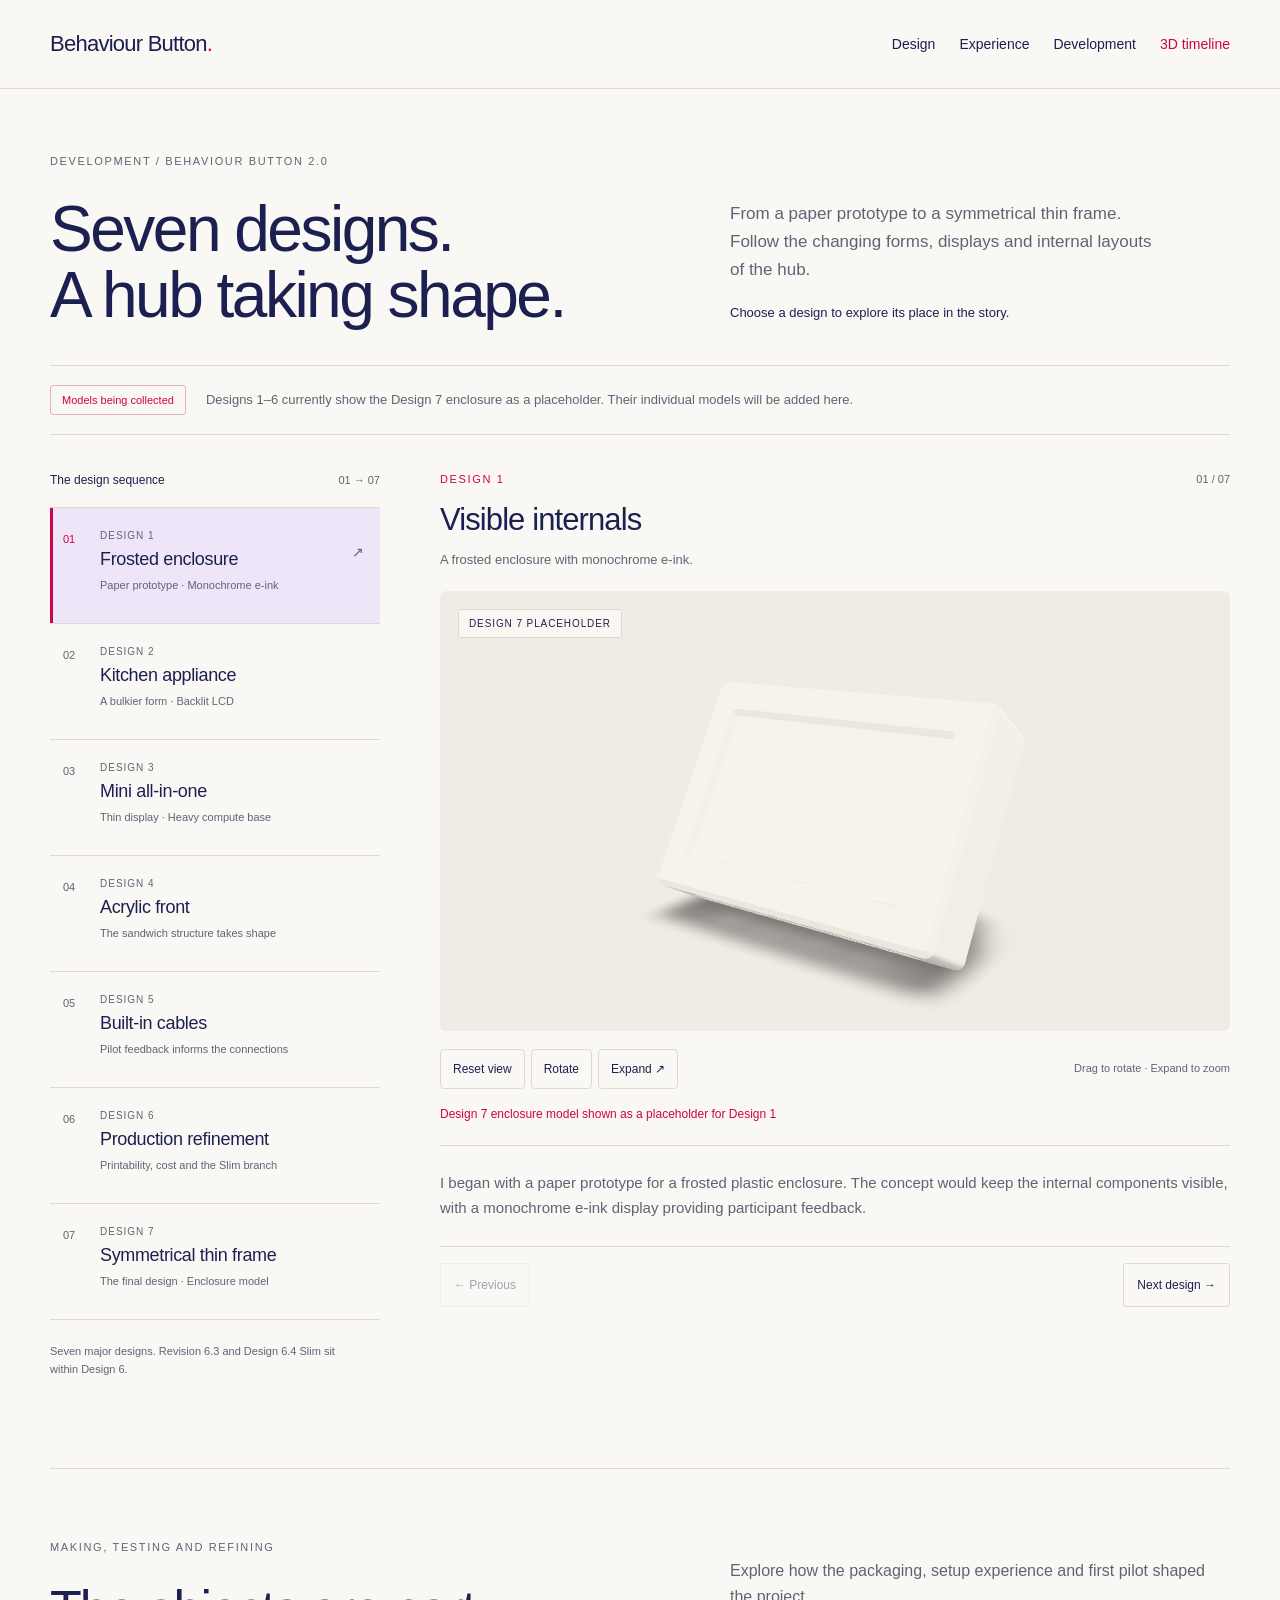
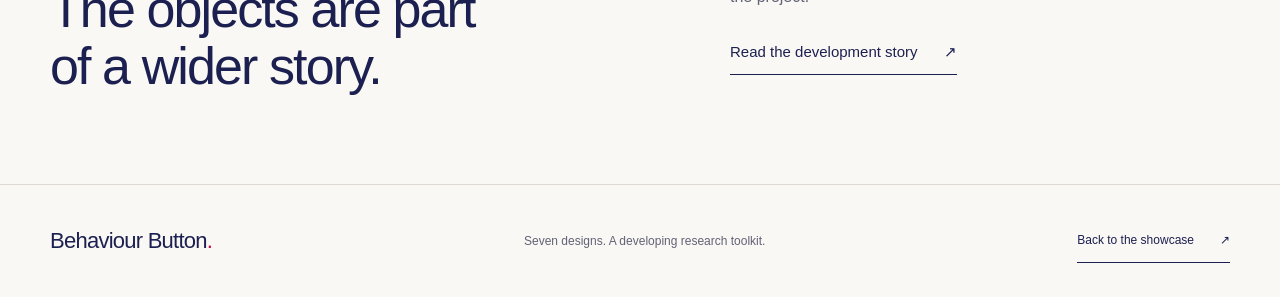
<file: model-timeline.html>
<!doctype html>
<html lang="en-GB">
<head>
  <meta charset="utf-8">
  <meta name="viewport" content="width=device-width, initial-scale=1">
  <meta name="theme-color" content="#faf8f4">
  <meta name="description" content="Explore the seven major Behaviour Button 2.0 hub designs in sequence, from early concepts to the final symmetrical thin frame.">
  <title>Hub design timeline — Behaviour Button</title>
  <link rel="icon" href="./assets/favicon.svg" type="image/svg+xml">
  <link rel="stylesheet" href="./assets/site.css">
  <link rel="stylesheet" href="./assets/model-timeline.css">
  <script type="module" src="./assets/model-viewer.min.js"></script>
  <script type="module" src="./assets/site.js"></script>
  <script type="module" src="./assets/model-timeline.js"></script>
</head>
<body class="model-timeline-page">
  <a class="skip-link" href="#main">Skip to content</a>
  <header class="site-header">
    <div class="container header-inner">
      <a class="brand" href="./index.html" aria-label="Behaviour Button home">Behaviour Button<span>.</span></a>
      <nav class="site-nav" aria-label="Project navigation">
        <a href="./index.html#design">Design</a>
        <a href="./index.html#experience">Experience</a>
        <a href="./development.html">Development</a>
        <a href="./model-timeline.html" aria-current="page">3D timeline</a>
      </nav>
    </div>
  </header>
  <main id="main">
    <section class="model-timeline-hero container" aria-labelledby="page-title">
      <div>
        <p class="eyebrow">Development / Behaviour Button 2.0</p>
        <h1 id="page-title">Seven designs.<br>A hub taking shape.</h1>
      </div>
      <div class="model-timeline-intro">
        <p>From a paper prototype to a symmetrical thin frame. Follow the changing forms, displays and internal layouts of the hub.</p>
        <p class="timeline-instruction">Choose a design to explore its place in the story.</p>
      </div>
    </section>
    <div class="model-collection-note container">
      <span class="collection-label" id="collection-label">Models being collected</span>
      <p id="collection-note">Designs 1–6 currently show the Design 7 enclosure as a placeholder. Their individual models will be added here.</p>
    </div>
    <section class="model-workbench container" aria-label="Hub designs in development order">
      <nav class="design-timeline" aria-labelledby="timeline-heading">
        <div class="timeline-heading"><h2 id="timeline-heading">The design sequence</h2><span>01 → 07</span></div>
        <ol id="design-timeline" role="list">
          <li id="design-1"><a href="#design-1" data-design-id="design-1" aria-current="step"><span class="timeline-number">01</span><span class="timeline-item-copy"><span class="timeline-design-name">Design 1</span><strong>Frosted enclosure</strong><small>Paper prototype · Monochrome e-ink</small></span><span class="timeline-item-arrow" aria-hidden="true">↗</span></a></li>
          <li id="design-2"><a href="#design-2" data-design-id="design-2"><span class="timeline-number">02</span><span class="timeline-item-copy"><span class="timeline-design-name">Design 2</span><strong>Kitchen appliance</strong><small>A bulkier form · Backlit LCD</small></span><span class="timeline-item-arrow" aria-hidden="true">↗</span></a></li>
          <li id="design-3"><a href="#design-3" data-design-id="design-3"><span class="timeline-number">03</span><span class="timeline-item-copy"><span class="timeline-design-name">Design 3</span><strong>Mini all-in-one</strong><small>Thin display · Heavy compute base</small></span><span class="timeline-item-arrow" aria-hidden="true">↗</span></a></li>
          <li id="design-4"><a href="#design-4" data-design-id="design-4"><span class="timeline-number">04</span><span class="timeline-item-copy"><span class="timeline-design-name">Design 4</span><strong>Acrylic front</strong><small>The sandwich structure takes shape</small></span><span class="timeline-item-arrow" aria-hidden="true">↗</span></a></li>
          <li id="design-5"><a href="#design-5" data-design-id="design-5"><span class="timeline-number">05</span><span class="timeline-item-copy"><span class="timeline-design-name">Design 5</span><strong>Built-in cables</strong><small>Pilot feedback informs the connections</small></span><span class="timeline-item-arrow" aria-hidden="true">↗</span></a></li>
          <li id="design-6"><a href="#design-6" data-design-id="design-6"><span class="timeline-number">06</span><span class="timeline-item-copy"><span class="timeline-design-name">Design 6</span><strong>Production refinement</strong><small>Printability, cost and the Slim branch</small></span><span class="timeline-item-arrow" aria-hidden="true">↗</span></a></li>
          <li id="design-7"><a href="#design-7" data-design-id="design-7"><span class="timeline-number">07</span><span class="timeline-item-copy"><span class="timeline-design-name">Design 7</span><strong>Symmetrical thin frame</strong><small>The final design · Enclosure model</small></span><span class="timeline-item-arrow" aria-hidden="true">↗</span></a></li>
        </ol>
        <p class="timeline-naming-note">Seven major designs. Revision 6.3 and Design 6.4 Slim sit within Design 6.</p>
      </nav>
      <article class="timeline-viewer" id="model-detail" aria-labelledby="selected-title">
        <div class="selected-heading"><p class="eyebrow" id="selected-design">Design 1</p><span id="selected-position">01 / 07</span></div>
        <h2 id="selected-title">A frosted enclosure.</h2>
        <p id="selected-subtitle">Paper prototype · Monochrome e-ink</p>
        <div class="model-area">
          <div id="model-stage" class="model-stage">
            <model-viewer id="hub-model" src="./assets/design-7.glb" poster="./assets/model-poster.webp" alt="Design 7 enclosure shown as a placeholder for Design 1. This is not the Design 1 geometry." camera-controls disable-zoom disable-pan touch-action="pan-y" loading="eager" camera-orbit="35deg 75deg 105%" field-of-view="30deg" min-camera-orbit="auto auto 55%" max-camera-orbit="auto auto 190%" shadow-intensity="1" shadow-softness="1" exposure="1" environment-image="neutral" interaction-prompt="none">
              <div slot="progress-bar" class="model-progress"><span></span></div>
            </model-viewer>
            <span class="model-caption" id="model-caption">Design 7 placeholder</span>
            <button id="model-close" class="model-close" type="button">Close expanded view ×</button>
            <p class="model-fullscreen-help">Drag to rotate · Scroll or pinch to zoom</p>
            <p id="model-error" class="model-error" hidden>The interactive model could not load. The design sequence remains available.</p>
          </div>
          <div class="model-toolbar" aria-label="Model controls">
            <div class="model-buttons"><button id="model-reset" type="button">Reset view</button><button id="model-rotate" type="button" aria-pressed="false">Rotate</button><button id="model-expand" type="button">Expand <span aria-hidden="true">↗</span></button></div>
            <p id="model-status" role="status">Loading the model…</p>
          </div>
        </div>
        <p class="model-source-label" id="model-source-label">Showing the Design 7 enclosure as a placeholder for Design 1.</p>
        <div class="selected-story" id="selected-story"><p>A paper prototype explored a frosted plastic enclosure that would reveal the internals, with a monochrome e-ink display.</p></div>
        <p class="design-revision-note" id="design-revision-note" hidden></p>
        <div class="design-pagination" aria-label="Move through the design sequence"><button id="previous-design" type="button" disabled>← Previous</button><p id="selection-status" role="status" class="visually-hidden">Design 1 selected. Design 7 model shown as a placeholder.</p><button id="next-design" type="button">Next design →</button></div>
        <p class="timeline-load-error" id="timeline-load-error" role="status" hidden>The design details could not load. Refresh the page to try again.</p>
        <noscript><p class="timeline-load-error">Enable JavaScript to select designs and use the interactive model.</p></noscript>
      </article>
    </section>
    <section class="timeline-return container" aria-labelledby="return-title">
      <div><p class="eyebrow">Making, testing and refining</p><h2 class="section-title" id="return-title">The objects are part<br>of a wider story.</h2></div>
      <div><p class="section-copy">Explore how the packaging, setup experience and first pilot shaped the project.</p><a class="text-link" href="./development.html">Read the development story <span aria-hidden="true">↗</span></a></div>
    </section>
  </main>
  <footer class="site-footer"><div class="container footer-inner"><a class="brand" href="./index.html">Behaviour Button<span>.</span></a><p>Seven designs. A developing research toolkit.</p><a class="text-link" href="./index.html">Back to the showcase <span aria-hidden="true">↗</span></a></div></footer>
</body>
</html>
</file>
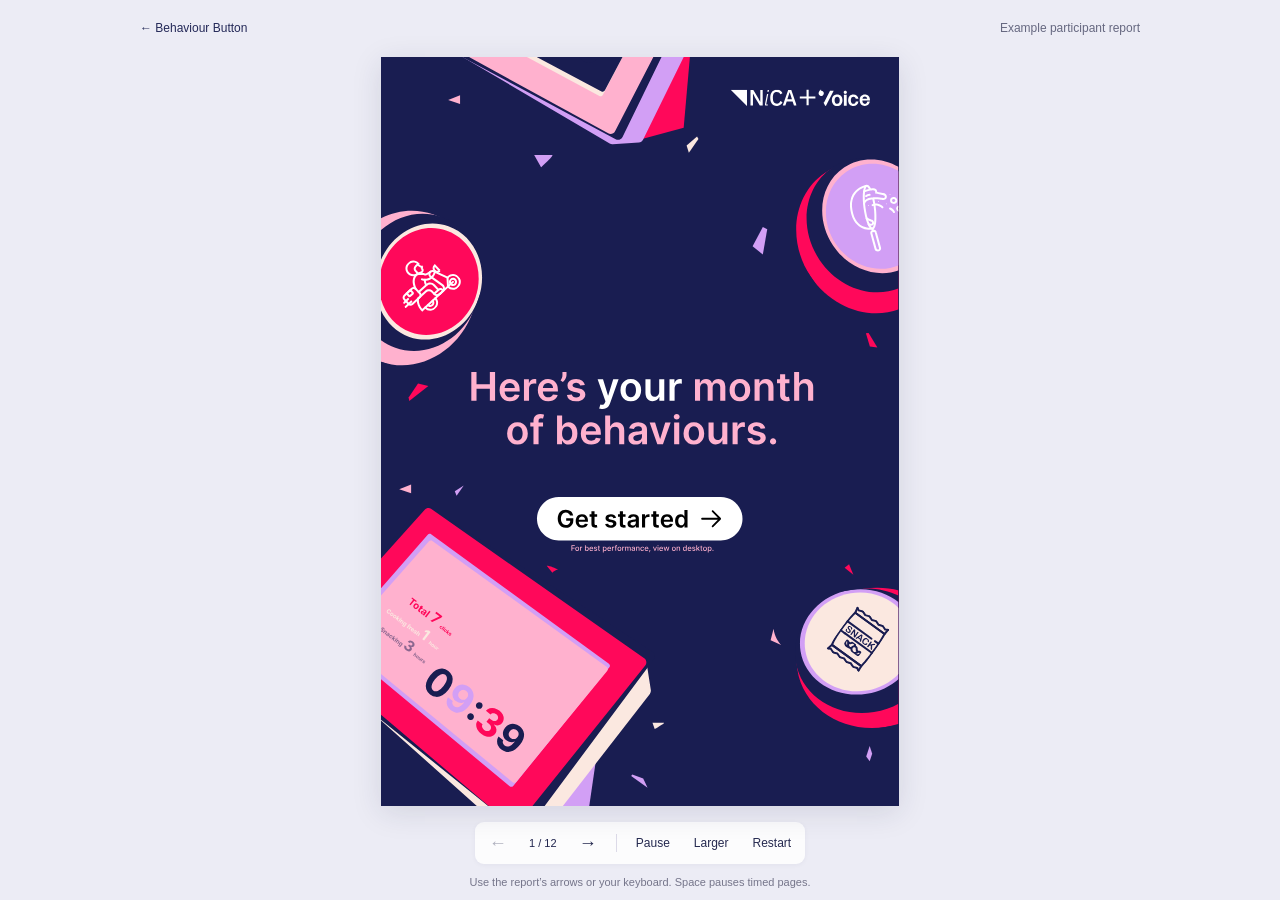
<file: report.html>
<!doctype html>
<html lang="en">
<head>
  <meta charset="utf-8">
  <meta name="viewport" content="width=device-width, initial-scale=1">
  <meta name="theme-color" content="#191d51">
  <meta name="description" content="An interactive example participant report from the Behaviour Button study, preserved as a standalone HTML5 experience.">
  <title>Participant report · Behaviour Button</title>
  <link rel="stylesheet" href="./assets/report/report.css?v=20261012-2">
  <script defer src="./assets/report/report-scenes.js?v=20261012-2"></script>
  <script defer src="./assets/report/report-runtime.js?v=20261012-2"></script>
</head>
<body>
  <main class="report-app" id="report-app" aria-label="Behaviour Button example participant report">
    <header class="report-header">
      <a href="./index.html#experience" class="back-to-project">← Behaviour Button</a>
      <span>Example participant report</span>
    </header>
    <div class="report-viewport" id="report-viewport">
      <section class="report-stage" id="report-stage" aria-label="Report page" tabindex="-1">
        <p class="loading-note" id="loading-note" role="status">Opening your report…</p>
        <noscript><p class="loading-note">Enable JavaScript to explore the interactive report.</p></noscript>
      </section>
    </div>
    <nav class="report-controls" aria-label="Report controls">
      <button id="previous-page" type="button" aria-label="Previous page" title="Previous page (Left arrow)">←</button>
      <span class="page-position" id="page-position" aria-live="polite" aria-atomic="true">1 / 12</span>
      <button id="next-page" type="button" aria-label="Next page" title="Next page (Right arrow)">→</button>
      <span class="control-divider" aria-hidden="true"></span>
      <button id="pause-report" type="button" aria-pressed="false" title="Pause automatic transitions (Space)">Pause</button>
      <button id="fit-report" type="button" aria-pressed="false" title="Switch between fitting the page and fitting its width">Larger</button>
      <button id="restart-report" type="button" title="Return to the cover (Home)">Restart</button>
    </nav>
    <p class="report-hint">Use the report’s arrows or your keyboard. Space pauses timed pages.</p>
    <div id="report-announcement" class="sr-only" role="status" aria-live="polite" aria-atomic="true"></div>
  </main>
</body>
</html>
</file>
<file: assets/site.css>
:root{--paper:#faf8f4;--ink:#1c2051;--muted:#626276;--accent:#cf034c;--lavender:#eee6f8;--line:#ddd9d2;--content:1180px;font-family:Arial,Helvetica,sans-serif;color:var(--ink);background:var(--paper);font-synthesis:none;scroll-behavior:smooth}
*{box-sizing:border-box}body{margin:0}a{color:inherit;text-decoration:none}button{font:inherit;cursor:pointer}img{display:block;width:100%;height:auto}figure{margin:0}p{margin:0}button,a{-webkit-tap-highlight-color:transparent}button:focus-visible,a:focus-visible,model-viewer:focus-visible{outline:3px solid var(--accent);outline-offset:5px}[hidden]{display:none!important}
.report-source a{color:var(--ink);text-decoration:underline;text-underline-offset:4px}.report-source a:hover{color:var(--accent)}
.container{width:min(calc(100% - 64px),var(--content));margin-inline:auto}.site-header{border-bottom:1px solid var(--line)}.header-inner{min-height:88px;display:flex;justify-content:space-between;align-items:center;gap:24px}.brand{font-size:22px;letter-spacing:-.75px;white-space:nowrap}.brand span{color:var(--accent)}.site-nav{display:flex;align-items:center;gap:32px;font-size:14px}.site-nav a{padding-block:16px}.site-nav a:hover,.site-nav a[aria-current=page]{color:var(--accent)}.skip-link{position:absolute;top:-80px;left:20px;background:var(--ink);color:var(--paper);padding:14px 20px;z-index:20}.skip-link:focus{top:14px}
.eyebrow{font-size:11px;font-weight:500;text-transform:uppercase;letter-spacing:.15em;line-height:1.5;color:var(--muted);margin:0 0 26px}.section-title{font-size:clamp(32px,4.4vw,52px);line-height:1.08;letter-spacing:-1.9px;font-weight:500;margin:0 0 28px}.section-copy{font-size:17px;line-height:1.65;color:var(--muted);max-width:520px;margin:0 0 20px}.button{background:var(--ink);color:var(--paper);border:1px solid var(--ink);border-radius:4px;padding:17px 21px;display:inline-flex;align-items:center;justify-content:space-between;gap:32px;font-size:14px;min-height:50px;transition:background .18s,color .18s,border-color .18s}.button:hover{background:var(--accent);border-color:var(--accent);color:#fff}.button-secondary{background:transparent;color:var(--ink);border-color:var(--line)}.text-link{display:inline-flex;align-items:center;gap:26px;font-size:15px;line-height:1.5;min-height:44px;border-bottom:1px solid var(--ink);padding-block:6px}.text-link:hover{color:var(--accent);border-color:var(--accent)}
.hero{position:relative;isolation:isolate;min-height:665px;display:grid;align-items:start}.hero-copy,.hero-visual{grid-area:1/1}.hero-copy{padding-top:62px;z-index:1;max-width:640px;pointer-events:none}.hero-copy a{pointer-events:auto}.hero h1{font-size:clamp(42px,5.5vw,68px);font-weight:500;line-height:1.04;letter-spacing:-2.8px;margin:0 0 25px}.hero-description{font-size:17px;line-height:1.6;max-width:410px;color:var(--muted);margin-bottom:25px}.hero-visual{align-self:end;width:100%;height:665px;mix-blend-mode:multiply}.hero-visual img{width:100%;height:100%;object-fit:cover;object-position:50% 100%}
.chapter-nav{display:grid;grid-template-columns:repeat(3,minmax(0,1fr));gap:28px;border-top:1px solid var(--line);padding-block:28px}.chapter-nav a{display:flex;gap:17px;align-items:flex-start;line-height:1.4;font-size:15px;position:relative}.chapter-number{color:var(--accent);font-size:12px;padding-top:2px}.chapter-nav small{display:block;font-size:12px;color:var(--muted);margin-top:10px}.chapter-arrow{margin-left:auto}.chapter-nav a:hover{color:var(--accent)}
.how-section{padding-block:120px 100px}.section-heading{display:flex;flex-direction:column}.how-steps{display:grid;grid-template-columns:repeat(3,minmax(0,1fr));gap:54px;margin-top:38px}.how-step{border-top:1px solid var(--line);padding-top:22px}.step-label{color:var(--accent);font-size:12px;letter-spacing:.07em;text-transform:uppercase}.how-step h3{font-size:22px;letter-spacing:-.5px;font-weight:500;margin:20px 0 12px}.how-step p{font-size:16px;color:var(--muted);line-height:1.65;max-width:310px}
.design-section{display:grid;grid-template-columns:1fr 1.85fr;align-items:center;gap:64px;padding-block:50px 130px;scroll-margin-top:40px}.model-note{color:var(--muted);font-size:12px;line-height:1.65;margin:30px 0 20px}.model-area{min-width:0}.model-stage{height:480px;position:relative;overflow:hidden;background:#f0ece5;border-radius:6px}.model-stage model-viewer{width:100%;height:100%;--poster-color:#f0ece5;--progress-bar-color:var(--accent)}.model-caption{position:absolute;top:24px;left:24px;font-size:10px;letter-spacing:.11em;text-transform:uppercase;color:var(--muted);pointer-events:none}.model-error{position:absolute;inset:0;display:grid;place-content:center;text-align:center;background:#f0ece5;padding:30px;font-size:15px;line-height:1.6}.model-toolbar{display:flex;align-items:flex-start;justify-content:space-between;gap:16px;padding-top:18px}.model-buttons{display:flex;gap:6px;flex-wrap:wrap}.model-buttons button{background:transparent;border:1px solid var(--line);padding:9px 12px;min-height:40px;color:var(--ink);border-radius:4px;font-size:12px}.model-buttons button:hover{border-color:var(--ink)}.model-buttons button[aria-pressed=true]{background:var(--ink);color:var(--paper);border-color:var(--ink)}#model-status{font-size:11px;color:var(--muted);line-height:1.65;max-width:175px;text-align:right;padding-top:10px}.model-stage:fullscreen{height:100%;width:100%;border-radius:0}.model-stage:fullscreen .model-caption{font-size:14px;top:32px;left:32px}.model-progress{height:3px;background:transparent;position:absolute;bottom:0;left:0;right:0}.model-progress span{display:block;height:100%;background:var(--accent);transform-origin:left;transform:scaleX(0)}
.experience-section{background:var(--lavender);padding-block:100px;scroll-margin-top:0}.experience-layout{display:grid;grid-template-columns:1fr 1fr;align-items:center;gap:100px}.experience-copy .section-title{max-width:540px}.experience-copy .text-link{margin-top:12px}.report-context{font-size:12px;line-height:1.6;color:var(--muted);max-width:365px;margin-top:24px}.report-context+.report-context{margin-top:10px}.report-column{width:100%;max-width:470px;justify-self:end}.report-player{position:relative;aspect-ratio:824/1194;background:#1c2051;overflow:hidden;border-radius:6px}.report-poster{height:100%;position:relative}.report-poster img{height:100%;object-fit:cover}.report-start{position:absolute;inset:0;display:flex;flex-direction:column;justify-content:flex-end;align-items:center;gap:12px;padding:28px;background:linear-gradient(transparent 55%,rgba(12,15,52,.8));pointer-events:none}.report-start button{border:0;background:#faf8f4;color:var(--ink);font-size:16px;padding:17px 24px;min-height:54px;border-radius:4px;display:flex;gap:32px;align-items:center;pointer-events:auto;box-shadow:0 2px 12px rgba(0,0,0,.12)}.report-start button:hover{background:#ffb5d0}.report-start span{font-size:11px;color:#faf8f4}.report-start button>span{font-size:20px;color:inherit}#report-frame-slot{height:100%}.report-frame{height:100%;width:100%;border:0;display:block}.report-status{font-size:12px;line-height:1.6;color:var(--muted);margin-top:14px}.report-reload{border:0;border-bottom:1px solid var(--ink);background:transparent;color:var(--ink);font-size:12px;padding:8px 0;min-height:40px;margin-top:5px}
.details-section{padding-block:120px}.details-heading{display:flex;justify-content:space-between;align-items:flex-end;gap:60px;margin-bottom:48px}.details-heading .section-title{margin-bottom:0}.details-heading>.section-copy{max-width:360px;margin-bottom:0}.photo-pair{display:grid;grid-template-columns:repeat(2,minmax(0,1fr));gap:32px}.photo-surface{aspect-ratio:1.3;background:#f0ece5;overflow:hidden;border-radius:4px}.photo-surface img{height:100%;object-fit:cover;object-position:center;mix-blend-mode:multiply}.photo-pair figcaption{display:flex;justify-content:space-between;gap:20px;font-size:13px;line-height:1.5;margin-top:18px}.photo-pair figcaption span+span{color:var(--muted);font-size:11px;text-align:right;max-width:190px}
.development-teaser{display:grid;grid-template-columns:1.3fr 1fr;align-items:center;gap:80px;padding-block:0 120px}.development-image{background:#f0ece5;border-radius:4px;overflow:hidden;aspect-ratio:1.35}.development-image img{height:100%;object-fit:cover;mix-blend-mode:multiply}.development-teaser .section-copy{max-width:380px}.site-footer{border-top:1px solid var(--line);padding-block:34px}.footer-inner{display:flex;justify-content:space-between;align-items:center;gap:24px}.footer-inner p{font-size:12px;color:var(--muted)}.footer-inner .text-link{font-size:12px}
@media(min-width:1500px){.hero{min-height:715px}.hero-visual{height:715px}.hero-copy{padding-top:80px}}
@media(max-width:1050px){.hero h1{font-size:57px}.hero{min-height:650px}.hero-visual{height:650px}.hero-copy{max-width:580px}.design-section{grid-template-columns:1fr 1.6fr;gap:36px}.experience-layout{gap:48px}.chapter-nav a{font-size:13px;gap:12px}.chapter-arrow{display:none}.how-steps{gap:32px}.development-teaser{gap:44px}.model-toolbar{flex-direction:column}#model-status{text-align:left;max-width:none;padding-top:0}}
@media(max-width:760px){.container{width:calc(100% - 40px)}.header-inner{min-height:104px;flex-wrap:wrap;justify-content:flex-start;gap:2px;padding-block:18px}.brand{font-size:21px}.site-nav{width:100%;gap:25px;font-size:13px}.site-nav a{padding-block:12px}.eyebrow{margin-bottom:22px;font-size:10px}.hero{display:flex;flex-direction:column;min-height:0}.hero-copy{padding-top:42px;max-width:100%;pointer-events:auto}.hero h1{font-size:clamp(38px,7.7vw,58px);letter-spacing:-1.8px}.hero-description{font-size:16px;max-width:440px}.hero-visual{height:auto;aspect-ratio:1.3;margin-top:-8px}.hero-visual img{object-position:center bottom}.chapter-nav{grid-template-columns:1fr;gap:0;padding-block:10px}.chapter-nav a{padding-block:18px;font-size:15px;gap:18px}.chapter-nav small{margin-top:5px}.chapter-arrow{display:block}.chapter-nav a+a{border-top:1px solid var(--line)}.chapter-number{min-width:20px}.how-section{padding-block:80px 64px}.section-title{font-size:clamp(34px,6vw,46px);letter-spacing:-1.3px}.section-copy{font-size:16px}.how-steps{grid-template-columns:1fr;gap:25px;margin-top:22px}.how-step{display:grid;grid-template-columns:66px 1fr;column-gap:18px;padding-top:22px}.step-label{grid-row:1/3;padding-top:5px}.how-step h3{font-size:20px;margin:0 0 10px}.how-step p{max-width:100%;font-size:15px;grid-column:2}.design-section{grid-template-columns:1fr;gap:32px;padding-block:30px 80px}.design-copy .section-copy{max-width:500px}.model-note{margin-top:20px}.model-stage{height:420px}.model-toolbar{flex-direction:row;flex-wrap:wrap}.model-buttons button{min-height:44px;padding:10px 13px}.experience-section{padding-block:70px}.experience-layout{grid-template-columns:1fr;gap:40px}.experience-copy .section-title{max-width:500px}.report-column{justify-self:start;max-width:440px}.report-context{margin-top:20px}.details-section{padding-block:80px}.details-heading{display:block;margin-bottom:35px}.details-heading .section-title{margin-bottom:24px}.details-heading>.section-copy{max-width:500px}.photo-pair{grid-template-columns:1fr;gap:35px}.photo-surface{aspect-ratio:1.5}.development-teaser{grid-template-columns:1fr;gap:36px;padding-bottom:80px}.development-image{aspect-ratio:1.5}.footer-inner{align-items:flex-start;flex-direction:column;gap:16px}}
@media(max-width:400px){.hero h1{font-size:38px}.hero-visual{aspect-ratio:1.2}.model-stage{height:350px}.model-caption{left:16px;top:18px}.model-toolbar{gap:10px}.report-start{padding:20px}.report-start span{font-size:10px}.photo-pair figcaption{flex-direction:column;gap:4px}.photo-pair figcaption span+span{text-align:left;max-width:none}}
@media(prefers-reduced-motion:reduce){:root{scroll-behavior:auto}*,*::before,*::after{transition:none!important;animation:none!important}}
.hero{background:var(--paper)}.model-close{display:none}.model-stage:fullscreen .model-close{display:block;position:absolute;right:24px;top:24px;background:var(--paper);color:var(--ink);border:1px solid var(--line);border-radius:4px;min-height:44px;padding:12px 16px;font-size:14px;z-index:2}
.model-fullscreen-help{display:none}.model-stage:fullscreen .model-fullscreen-help{display:block;position:absolute;bottom:28px;left:32px;font-size:14px;color:var(--muted);pointer-events:none}
@media(max-width:760px){.site-nav{justify-content:space-between;gap:10px;font-size:12px}.site-nav a{white-space:nowrap}}
</file>
<file: assets/development.css>
.development-page {
  --development-ink: var(--ink, #1c2051);
  --development-muted: var(--muted, #676770);
  --development-line: var(--line, rgba(24, 32, 76, .17));
}

.development-page .development-hero {
  display: grid;
  grid-template-columns: minmax(0, .9fr) minmax(0, 1.1fr);
  gap: clamp(2.5rem, 6vw, 7rem);
  align-items: center;
  padding-block: clamp(4.5rem, 8vw, 8rem) clamp(5rem, 8vw, 9rem);
}

.development-page .development-hero h1 {
  max-width: 10ch;
  margin: 1.4rem 0 1.8rem;
  font-size: clamp(2.75rem, 4.8vw, 3.5rem);
  font-weight: 500;
  line-height: .99;
  letter-spacing: -.058em;
  text-wrap: balance;
}

.development-page .development-intro {
  max-width: 34rem;
  margin: 0 0 2rem;
  font-size: clamp(1.05rem, 1.25vw, 1.22rem);
  line-height: 1.75;
}

.development-page figure {
  margin: 0;
}

.development-page .development-hero-image img,
.development-page .development-stage-image img {
  display: block;
  width: 100%;
  height: auto;
}

.development-page figcaption {
  margin-top: 1rem;
  color: var(--development-muted);
  font-size: .82rem;
  line-height: 1.5;
}

.development-page .development-section-intro {
  display: grid;
  grid-template-columns: 1fr 1fr;
  column-gap: clamp(2rem, 6vw, 7rem);
  align-items: end;
  padding-top: clamp(3rem, 5vw, 5.5rem);
  border-top: 1px solid var(--development-line);
}

.development-page .development-section-intro > .eyebrow {
  grid-column: 1 / -1;
  margin-bottom: 1.6rem;
}

.development-page .development-section-intro .section-title {
  margin: 0;
}

.development-page .development-section-intro .section-copy {
  max-width: 30rem;
  margin: 0;
}

.development-page .development-stages {
  padding: 0;
  margin: clamp(3rem, 5vw, 5.5rem) 0 0;
  list-style: none;
}

.development-page .development-stage {
  display: grid;
  grid-template-columns: minmax(9rem, .42fr) minmax(0, 1.58fr);
  column-gap: clamp(2rem, 5vw, 6rem);
  padding-block: clamp(2.75rem, 5vw, 5rem);
  border-top: 1px solid var(--development-line);
}

.development-page .development-stage:last-child {
  border-bottom: 1px solid var(--development-line);
}

.development-page .development-stage-number {
  display: block;
  font-size: clamp(2.25rem, 4vw, 4rem);
  font-weight: 400;
  line-height: 1;
  letter-spacing: -.055em;
}

.development-page .development-stage-date {
  max-width: 15rem;
  margin: 1.25rem 0 0;
  color: var(--development-muted);
  font-size: .82rem;
  line-height: 1.65;
}

.development-page .development-stage-content {
  max-width: 48rem;
}

.development-page .development-stage-content h3 {
  margin: 1rem 0 1.6rem;
  font-size: clamp(1.8rem, 3vw, 3rem);
  font-weight: 500;
  line-height: 1.15;
  letter-spacing: -.038em;
  text-wrap: balance;
}

.development-page .development-stage-content > p:not(.eyebrow) {
  max-width: 44rem;
  margin: 0 0 1rem;
  font-size: 1rem;
  line-height: 1.8;
}

.development-page .development-stage-content > .development-learning {
  padding-top: 1.15rem;
  margin-top: 1.5rem;
}

.development-page .development-learning span {
  display: block;
  margin-bottom: .45rem;
  color: var(--development-muted);
  font-size: .7rem;
  font-weight: 600;
  letter-spacing: .1em;
  text-transform: uppercase;
}

.development-page .development-stage-content > .text-link {
  display: inline-flex;
  margin-top: 1rem;
}

.development-page .development-stage-image {
  grid-column: 2;
  margin-top: 2.5rem;
  max-width: 48rem;
}

.development-page .development-stage-image img {
  aspect-ratio: 4 / 3;
  object-fit: cover;
}

.development-page .development-return {
  padding-block: clamp(5rem, 9vw, 10rem);
}

.development-page .development-return .section-title {
  margin-block: 1.5rem;
}

.development-page .development-return .section-copy {
  max-width: 35rem;
}

.development-page .development-return-actions {
  display: flex;
  flex-wrap: wrap;
  gap: 1rem;
  margin-top: 2rem;
}

.development-page .development-footer-inner {
  display: flex;
  align-items: center;
  justify-content: space-between;
  flex-wrap: wrap;
  gap: 1.5rem;
}

.development-page .development-footer-inner p {
  margin: 0;
  color: var(--development-muted);
  font-size: .85rem;
}

.development-page .development-hero h1 {
  max-width: 11ch;
  font-size: clamp(3rem, 5.5vw, 4.6rem);
}
.development-role {
  max-width: 31rem;
  margin: -0.5rem 0 1.75rem;
  color: var(--development-muted);
  font-size: .9rem;
  line-height: 1.75;
}
.history-index {
  display: grid;
  grid-template-columns: repeat(3, minmax(0, 1fr));
  gap: 0 2rem;
  padding-block: 1rem;
  border-block: 1px solid var(--development-line);
}
.history-index a {display: flex; gap: 1rem; align-items: center; min-height: 48px; font-size: .9rem;}
.history-index a:hover {color: var(--accent);}
.history-index span {color: var(--accent); font-size: .72rem;}
.development-timeline {scroll-margin-top: 2rem;}
.development-page .development-section-intro {border-top: 0;}
.development-stage {scroll-margin-top: 2rem;}
.history-gallery {
  grid-column: 2;
  display: grid;
  grid-template-columns: repeat(2, minmax(0, 1fr));
  gap: 1.5rem;
  margin-top: 2.25rem;
  min-width: 0;
}
.history-gallery-three {grid-template-columns: repeat(3, minmax(0, 1fr));}
.history-gallery figure {min-width: 0;}
.history-gallery img {width: 100%; aspect-ratio: 4 / 3; object-fit: contain; background: #efebe4;}
.history-feature-image {grid-column: 2; margin-top: 2.25rem !important;}
.history-feature-image img {width: 100%; height: auto;}
.history-contact-sheet {grid-column: 2; margin-top: 2rem; border-block: 1px solid var(--development-line); min-width: 0;}
.history-contact-sheet summary {list-style: none; display: flex; justify-content: space-between; align-items: center; gap: 1.25rem; min-height: 58px; padding-block: 1rem; font-size: .84rem; cursor: pointer;}
.history-contact-sheet summary::-webkit-details-marker {display: none;}
.history-contact-sheet summary:hover {color: var(--accent);}
.history-contact-sheet summary:focus-visible {outline: 3px solid var(--accent); outline-offset: 5px;}
.history-contact-sheet summary span {font-size: 1.4rem; font-weight: 400;}
.history-contact-sheet[open] summary span {transform: rotate(45deg);}
.history-contact-sheet .history-gallery {margin: .5rem 0 1.5rem;}
.pilot-facts {display: grid; grid-template-columns: .7fr 1.25fr 1.35fr; gap: 1.5rem; border-block: 1px solid var(--development-line); padding-block: 1.75rem; margin-top: 2rem;}
.pilot-facts strong {display: block; font-weight: 500; font-size: 1.1rem; line-height: 1.4;}
.pilot-facts div:first-child strong {font-size: 2.25rem; line-height: 1;}
.pilot-facts span {display: block; font-size: .75rem; line-height: 1.6; margin-top: .65rem; color: var(--development-muted);}
.pilot-activities {margin-top: 1.75rem;}
.pilot-activities .eyebrow {margin-bottom: .9rem; font-size: .65rem;}
.pilot-activities ul {display: flex; flex-wrap: wrap; gap: .6rem; list-style: none; margin: 0; padding: 0;}
.pilot-activities li {padding: .55rem .75rem; background: var(--lavender); font-size: .78rem; line-height: 1.5;}
.history-next {display: grid; grid-template-columns: 1fr 1fr; gap: clamp(2rem, 6vw, 7rem); padding-top: 5rem;}
.history-next .section-title {margin-top: 1.4rem;}
.history-next-outline {list-style: none; margin: 0; padding: 0;}
.history-next-outline li {border-top: 1px solid var(--development-line); padding-block: 1.75rem;}
.history-next-outline span {font-size: .65rem; color: var(--development-muted); letter-spacing: .08em; text-transform: uppercase;}
.history-next-outline h3 {font-size: 1.2rem; font-weight: 500; line-height: 1.4; margin: .8rem 0 .6rem; letter-spacing: -.025em;}
.history-next-outline p {font-size: .9rem; line-height: 1.7; color: var(--development-muted);}

/* The two generations share the same chronological chapter treatment. */
.development-page .history-index {display: block; padding-block: 1.5rem;}
.history-index-group + .history-index-group {margin-top: 1.5rem; padding-top: 1.5rem; border-top: 1px solid var(--development-line);}
.history-index-group > p {font-size: .65rem; text-transform: uppercase; letter-spacing: .12em; color: var(--development-muted); margin-bottom: .75rem; line-height: 1.65;}
.history-index-links {display: grid; grid-template-columns: repeat(3, minmax(0, 1fr)); gap: 0 2rem;}
.development-page .development-era {padding-top: clamp(4rem, 7vw, 7rem);}
.development-page .development-era .development-section-intro {padding-top: 0;}
.history-video {grid-column: 2; margin-top: 2.25rem !important; min-width: 0;}
.history-video video {display: block; width: 100%; height: auto; aspect-ratio: 16 / 9; background: #efebe4; border-radius: 3px;}
.history-video-portrait video {aspect-ratio: 3 / 4; max-height: 560px; object-fit: contain;}
.history-video figcaption {max-width: 43rem;}
.history-gallery figcaption strong {display: block; font-weight: 500; color: var(--development-ink); font-size: 1.1rem; line-height: 1.35; margin-bottom: .5rem;}
.history-marking-note {font-size: .78rem; line-height: 1.65; color: var(--development-muted); background: var(--lavender); padding: 1rem 1.2rem; border-left: 2px solid var(--accent); margin-top: 1rem;}
.feedback-policy {display: grid; grid-template-columns: 1fr 1fr; gap: 1.5rem; margin-top: 2rem;}
.feedback-policy > div {padding: 1.5rem; border-top: 2px solid var(--ink); background: #f0ece5;}
.feedback-policy > div + div {border-color: var(--accent); background: var(--lavender);}
.feedback-policy-label {font-size: .65rem; color: var(--development-muted); text-transform: uppercase; letter-spacing: .1em;}
.feedback-policy h4 {font-size: 1.2rem; font-weight: 500; line-height: 1.35; margin: 1rem 0 .75rem;}
.feedback-policy ul {list-style: none; padding: 0; margin: 0;}
.feedback-policy li {font-size: .8rem; line-height: 1.7; padding-block: .3rem;}
.development-naming-note {grid-column: 2; color: var(--development-muted); font-size: .78rem; line-height: 1.7; margin-top: 1.5rem;}
.development-page .pilot-facts-public {grid-template-columns: .85fr .85fr 1.5fr;}
.development-page .pilot-facts-public div:nth-child(2) strong {font-size: 2.25rem; line-height: 1;}
.development-page .development-stage-content > .development-source-note {font-size: .78rem; line-height: 1.7; color: var(--development-muted);}
.development-return-actions .button {max-width: 100%;}

@media(max-width:850px){.feedback-policy {gap: 1rem;}.feedback-policy > div {padding: 1.15rem;}}
@media(max-width:540px){.history-index-links {grid-template-columns: repeat(2,minmax(0,1fr)); gap: 0 1rem;}.history-video {grid-column: 1; margin-top: .25rem !important;}.history-video-portrait video {max-height: 480px;}.feedback-policy {grid-template-columns: 1fr;}.development-naming-note {grid-column: 1;}.development-page .pilot-facts-public {grid-template-columns: 1fr;}}

@media (max-width: 850px) {
  .history-gallery-three {grid-template-columns: repeat(2, minmax(0, 1fr));}
  .history-next {grid-template-columns: 1fr; gap: 1.5rem; padding-top: 3.5rem;}
  .development-page .development-hero {
    grid-template-columns: 1fr;
    gap: 2.5rem;
    padding-top: 3.5rem;
  }

  .development-page .development-hero h1 {
    max-width: 13ch;
    font-size: clamp(2.75rem, 7vw, 3.5rem);
  }

  .development-page .development-hero-image {
    max-width: 48rem;
  }

  .development-page .development-section-intro {
    grid-template-columns: 1fr;
    gap: 1.5rem;
    align-items: start;
  }

  .development-page .development-section-intro > .eyebrow {
    margin: 0;
  }

  .development-page .development-stage {
    grid-template-columns: minmax(6rem, .32fr) minmax(0, 1.68fr);
    column-gap: 1.75rem;
  }
}

@media (max-width: 540px) {
  .history-index {grid-template-columns: repeat(2, minmax(0, 1fr)); gap: 0 1rem;}
  .history-index a {font-size: .78rem; gap: .65rem;}
  .history-gallery, .history-gallery-three {grid-column: 1; grid-template-columns: 1fr; margin-top: .25rem; gap: 1.75rem;}
  .history-contact-sheet, .history-feature-image {grid-column: 1; margin-top: .25rem !important;}
  .history-contact-sheet .history-gallery {margin-top: 1rem;}
  .pilot-facts {grid-template-columns: 1fr; gap: 1.3rem;}
  .pilot-facts div {display: flex; align-items: baseline; flex-wrap: wrap; gap: .5rem 1rem;}
  .pilot-facts span {margin-top: 0;}
  .development-page .development-hero h1 {
    font-size: clamp(2.75rem, 12.5vw, 4rem);
  }

  .development-page .development-stage {
    grid-template-columns: 1fr;
    row-gap: 1.9rem;
  }

  .development-page .development-stage-marker {
    display: flex;
    align-items: center;
    gap: 1.25rem;
  }

  .development-page .development-stage-number {
    font-size: 2.1rem;
  }

  .development-page .development-stage-date {
    max-width: none;
    margin: 0;
  }

  .development-page .development-stage-image {
    grid-column: 1;
    margin-top: .25rem;
  }

  .development-page .development-stage-content h3 {
    font-size: 2rem;
  }

  .development-page .development-return-actions {
    flex-direction: column;
    align-items: flex-start;
  }

  .development-page .development-footer-inner {
    flex-direction: column;
    align-items: flex-start;
  }
}
</file>
<file: assets/model-timeline.css>
.model-timeline-page .site-nav{gap:24px}.model-timeline-hero{display:grid;grid-template-columns:1.2fr 1fr;align-items:end;gap:80px;padding-block:64px 36px}.model-timeline-hero h1{font-size:clamp(42px,5.2vw,64px);font-weight:500;line-height:1.04;letter-spacing:-2.5px;margin:0}.model-timeline-intro{font-size:17px;line-height:1.65;color:var(--muted);max-width:440px;padding-bottom:5px}.model-timeline-intro .timeline-instruction{font-size:13px;color:var(--ink);margin-top:18px}.model-collection-note{display:flex;gap:20px;align-items:center;border-top:1px solid var(--line);border-bottom:1px solid var(--line);padding-block:19px;margin-bottom:36px}.collection-label{font-size:11px;white-space:nowrap;color:var(--accent);border:1px solid #e3b2c3;padding:8px 11px;border-radius:3px}.model-collection-note p{font-size:13px;line-height:1.65;color:var(--muted);max-width:650px}.model-workbench{display:grid;grid-template-columns:330px minmax(0,1fr);gap:60px;align-items:start;padding-bottom:90px}.timeline-heading{display:flex;justify-content:space-between;align-items:center;gap:10px;margin-bottom:18px}.timeline-heading h2{font-size:12px;font-weight:500;line-height:1.5;margin:0}.timeline-heading>span{font-size:11px;color:var(--muted)}.design-timeline ol{list-style:none;margin:0;padding:0;border-top:1px solid var(--line)}.design-timeline li{position:relative;border-bottom:1px solid var(--line);scroll-margin-top:24px}.design-timeline li a{display:flex;gap:18px;align-items:flex-start;padding:22px 16px 22px 10px;min-height:115px;border-left:3px solid transparent;transition:background .15s,border-color .15s}.design-timeline li a:hover{background:#f1ede7}.design-timeline li a[aria-current=step]{background:var(--lavender);border-left-color:var(--accent)}.timeline-number{min-width:19px;font-size:11px;color:var(--muted);line-height:1.4;padding-top:2px}.design-timeline a[aria-current=step] .timeline-number{color:var(--accent)}.timeline-item-copy{display:flex;flex-direction:column;gap:7px;min-width:0}.timeline-design-name{font-size:10px;text-transform:uppercase;letter-spacing:.1em;color:var(--muted)}.timeline-item-copy strong{font-weight:500;font-size:18px;letter-spacing:-.35px;line-height:1.25}.timeline-item-copy small{font-size:11px;line-height:1.5;color:var(--muted)}.timeline-item-arrow{margin-left:auto;font-size:14px;color:var(--muted);opacity:0;padding-top:14px}.design-timeline a[aria-current=step] .timeline-item-arrow,.design-timeline a:hover .timeline-item-arrow{opacity:1}.timeline-naming-note{font-size:11px;line-height:1.65;color:var(--muted);margin-top:22px;max-width:290px}.timeline-viewer{position:sticky;top:24px;min-width:0}.selected-heading{display:flex;justify-content:space-between;align-items:center;gap:20px}.selected-heading .eyebrow{color:var(--accent);margin-bottom:16px}.selected-heading>span{font-size:11px;color:var(--muted);margin-bottom:16px}.timeline-viewer h2{font-size:31px;font-weight:500;line-height:1.12;letter-spacing:-.9px;margin:0 0 12px}#selected-subtitle{font-size:13px;line-height:1.5;color:var(--muted);margin-bottom:22px}.timeline-viewer .model-stage{height:440px}.timeline-viewer .model-caption{background:rgba(250,248,244,.94);border:1px solid var(--line);border-radius:3px;padding:8px 10px;top:18px;left:18px;color:var(--ink);letter-spacing:.09em}.model-source-label{font-size:12px;line-height:1.6;color:var(--accent);padding-block:16px 20px;margin-top:0;border-bottom:1px solid var(--line)}.model-source-label[data-model-status=available]{color:var(--muted)}.selected-story{margin-top:24px;font-size:15px;line-height:1.7;color:var(--muted)}.selected-story p+p{margin-top:12px}.design-revision-note{margin-top:20px;background:var(--lavender);padding:15px 18px;font-size:12px;line-height:1.65;border-left:2px solid var(--accent)}.design-pagination{display:flex;justify-content:space-between;gap:24px;border-top:1px solid var(--line);margin-top:25px;padding-top:16px}.design-pagination button{font-size:12px;color:var(--ink);background:transparent;border:1px solid var(--line);border-radius:3px;padding:10px 13px;min-height:44px}.design-pagination button:hover:not(:disabled){border-color:var(--ink)}.design-pagination button:disabled{opacity:.4;cursor:default}.timeline-load-error{margin-top:18px;font-size:13px;line-height:1.6;color:var(--muted)}.visually-hidden{position:absolute;width:1px;height:1px;padding:0;margin:-1px;overflow:hidden;clip:rect(0,0,0,0);white-space:nowrap;border:0}.timeline-return{display:grid;grid-template-columns:1.2fr 1fr;align-items:center;gap:80px;padding-block:70px 90px;border-top:1px solid var(--line)}.timeline-return .section-title{margin-bottom:0}.timeline-return .section-copy{font-size:16px}.model-timeline-page .site-nav a{white-space:nowrap}
@media(max-width:1050px){.model-timeline-hero{gap:40px}.model-workbench{grid-template-columns:280px minmax(0,1fr);gap:35px}.timeline-item-copy strong{font-size:17px}.timeline-viewer .model-stage{height:380px}.timeline-viewer .model-toolbar{flex-direction:row;flex-wrap:wrap}.timeline-return{gap:40px}}
@media(max-width:760px){.model-timeline-page .site-nav{gap:0;justify-content:space-between;font-size:12px}.model-timeline-hero{grid-template-columns:1fr;gap:24px;padding-block:40px 28px}.model-timeline-hero h1{font-size:clamp(40px,8vw,58px);letter-spacing:-1.6px}.model-timeline-intro{font-size:16px;max-width:530px}.model-collection-note{align-items:flex-start;flex-direction:column;gap:12px;padding-block:18px;margin-bottom:28px}.collection-label{padding:7px 9px;font-size:10px}.model-collection-note p{font-size:12px}.model-workbench{display:flex;flex-direction:column;gap:30px;padding-bottom:55px}.design-timeline{width:100%;order:0}.design-timeline ol{display:flex;gap:8px;overflow-x:auto;border-top:0;padding-bottom:12px;scroll-snap-type:x proximity}.design-timeline li{flex:0 0 210px;border:1px solid var(--line);border-radius:4px;overflow:hidden;scroll-snap-align:start}.design-timeline li a{height:100%;padding:15px 12px;min-height:110px;gap:10px}.timeline-item-copy strong{font-size:16px}.timeline-item-copy small{font-size:10px}.timeline-item-arrow{display:none}.timeline-naming-note{max-width:none;margin-top:10px;font-size:10px}.timeline-heading{margin-bottom:12px}.timeline-viewer{position:static;width:100%;order:1}.timeline-viewer h2{font-size:28px}.timeline-viewer .model-stage{height:390px}.timeline-viewer .model-toolbar{gap:8px}#selected-subtitle{margin-bottom:18px}.selected-story{font-size:15px}.timeline-return{grid-template-columns:1fr;gap:26px;padding-block:45px 55px}}
@media(max-width:400px){.model-timeline-page .site-nav{font-size:11px}.model-timeline-page .brand{font-size:20px}.timeline-viewer .model-stage{height:320px}.timeline-viewer .model-buttons{gap:5px}.timeline-viewer .model-buttons button{font-size:11px;padding:9px 10px}.model-workbench{gap:25px}.timeline-viewer .model-caption{left:12px;top:12px;font-size:9px}}
</file>
<file: assets/report/report.css>
:root{font-family:Arial,Helvetica,sans-serif;color:#20244d;background:#ececf5;font-synthesis:none;color-scheme:light}
*{box-sizing:border-box}
body{margin:0;min-width:240px}
button,a{-webkit-tap-highlight-color:transparent}
button{font:inherit;cursor:pointer}
button:disabled{cursor:default;opacity:.35}
button:focus-visible,a:focus-visible{outline:3px solid #8e65c8;outline-offset:3px}
[hidden]{display:none!important}
.report-app{min-height:100dvh;display:flex;flex-direction:column;align-items:center;padding:14px 18px 10px;gap:10px}
.report-header{display:flex;justify-content:space-between;align-items:center;width:100%;font-size:12px;line-height:1.5;color:#666880;gap:16px;max-width:1000px;flex-shrink:0}
.back-to-project{color:#242958;text-decoration:none;padding:5px 0}
.report-viewport{width:100%;flex:1;min-height:0;display:flex;align-items:center;justify-content:center}
.report-stage{width:var(--stage-width,460px);max-width:100%;aspect-ratio:var(--scene-ratio,824 / 1194);position:relative;background:#191d51;overflow:hidden;isolation:isolate;box-shadow:0 6px 28px #22244720;flex-shrink:0}
.report-scene{position:absolute;inset:0;overflow:hidden}
.report-scene svg{width:100%;height:100%;display:block}
.report-art-scroll{position:absolute;inset:0;overflow-y:auto;overflow-x:hidden;overscroll-behavior:contain;scrollbar-width:none}
.report-art-scroll::-webkit-scrollbar{display:none}
.report-art-scroll:focus-visible{outline:3px solid #ffffff;outline-offset:-3px}
.report-scene svg.report-fixed-art{position:absolute;inset:0;pointer-events:none}
.report-scene.is-leaving{pointer-events:none;z-index:1}
.report-scene.is-current{z-index:2}
.report-hotspots{position:absolute;inset:0;pointer-events:none}
.report-hotspot{position:absolute;padding:0;border:0;border-radius:100px;color:transparent;background:transparent;min-width:24px;min-height:24px;pointer-events:auto}
.report-hotspot:focus-visible{outline:3px solid #ffffff;outline-offset:5px;box-shadow:0 0 0 7px #22264e}
.report-controls{display:flex;align-items:center;justify-content:center;gap:4px;flex-wrap:wrap;flex-shrink:0;max-width:100%;padding:4px;border-radius:9px;background:#ffffffd9;box-shadow:0 1px 5px #2224470d}
.report-controls button{border:0;border-radius:5px;background:transparent;color:#25294f;font-size:12px;padding:8px 10px;min-height:34px;white-space:nowrap}
.report-controls button:hover:not(:disabled){background:#ece8f6}
.report-controls button[aria-pressed=true]{background:#e6d9f4}
.report-controls #previous-page,.report-controls #next-page{font-size:18px;line-height:18px;min-width:34px}
.page-position{font-size:11px;min-width:44px;text-align:center;font-variant-numeric:tabular-nums}
.control-divider{height:18px;border-left:1px solid #dcdae8;margin-inline:5px}
.report-hint{margin:0;font-size:11px;color:#75758a;text-align:center;line-height:1.5;flex-shrink:0}
.loading-note{color:#fff;font-size:15px;text-align:center;position:absolute;inset:45% 10% auto;margin:0;line-height:1.5}
.sr-only{position:absolute!important;width:1px;height:1px;padding:0;margin:-1px;overflow:hidden;clip:rect(0,0,0,0);white-space:nowrap;border:0}
@keyframes report-progress{from{transform:scaleX(0)}to{transform:scaleX(1)}}
@keyframes report-rank-reveal{from{transform:scaleX(var(--bar-start))}to{transform:scaleX(1)}}
@keyframes report-enter-right{from{transform:translateX(100%)}to{transform:translateX(0)}}
@keyframes report-enter-left{from{transform:translateX(-100%)}to{transform:translateX(0)}}
@keyframes report-exit-left{from{transform:translateX(0)}to{transform:translateX(-100%)}}
@keyframes report-exit-right{from{transform:translateX(0)}to{transform:translateX(100%)}}
@keyframes report-fade-in{from{opacity:0}to{opacity:1}}
@keyframes report-fade-out{from{opacity:1}to{opacity:0}}
body.is-embedded{background:#191d51}
body.is-embedded .report-app{padding:0;gap:0;height:100dvh;min-height:0}
body.is-embedded .report-header,body.is-embedded .report-hint{display:none}
body.is-embedded .report-viewport{flex:1;overflow:auto;width:100%;align-items:flex-start;padding:0}
body.is-embedded .report-stage{box-shadow:none}
body.is-embedded .report-controls{width:100%;border-radius:0;background:#f4f2f8;gap:2px;padding:1px 2px}
body.is-embedded .report-controls button{font-size:10px;min-height:29px;padding:6px 8px}
body.is-embedded .report-controls #previous-page,body.is-embedded .report-controls #next-page{font-size:16px;min-width:29px;line-height:16px}
body.is-embedded .control-divider{margin-inline:2px}
body.is-large .report-viewport{align-items:flex-start;flex:none;overflow:auto}
body.is-large .report-stage{width:min(834px,100%)}
body.is-large.is-embedded .report-viewport{flex:1;min-height:0}
@media(max-width:440px){.report-app{padding:10px 6px 8px;gap:8px}.report-header{padding-inline:6px;font-size:10px}.report-controls{gap:1px}.report-controls button{padding-inline:8px}.report-hint{font-size:10px}}
@media(prefers-reduced-motion:reduce){.report-scene,.report-hotspot{scroll-behavior:auto}.report-scene use{transition:none!important}}
</file>
